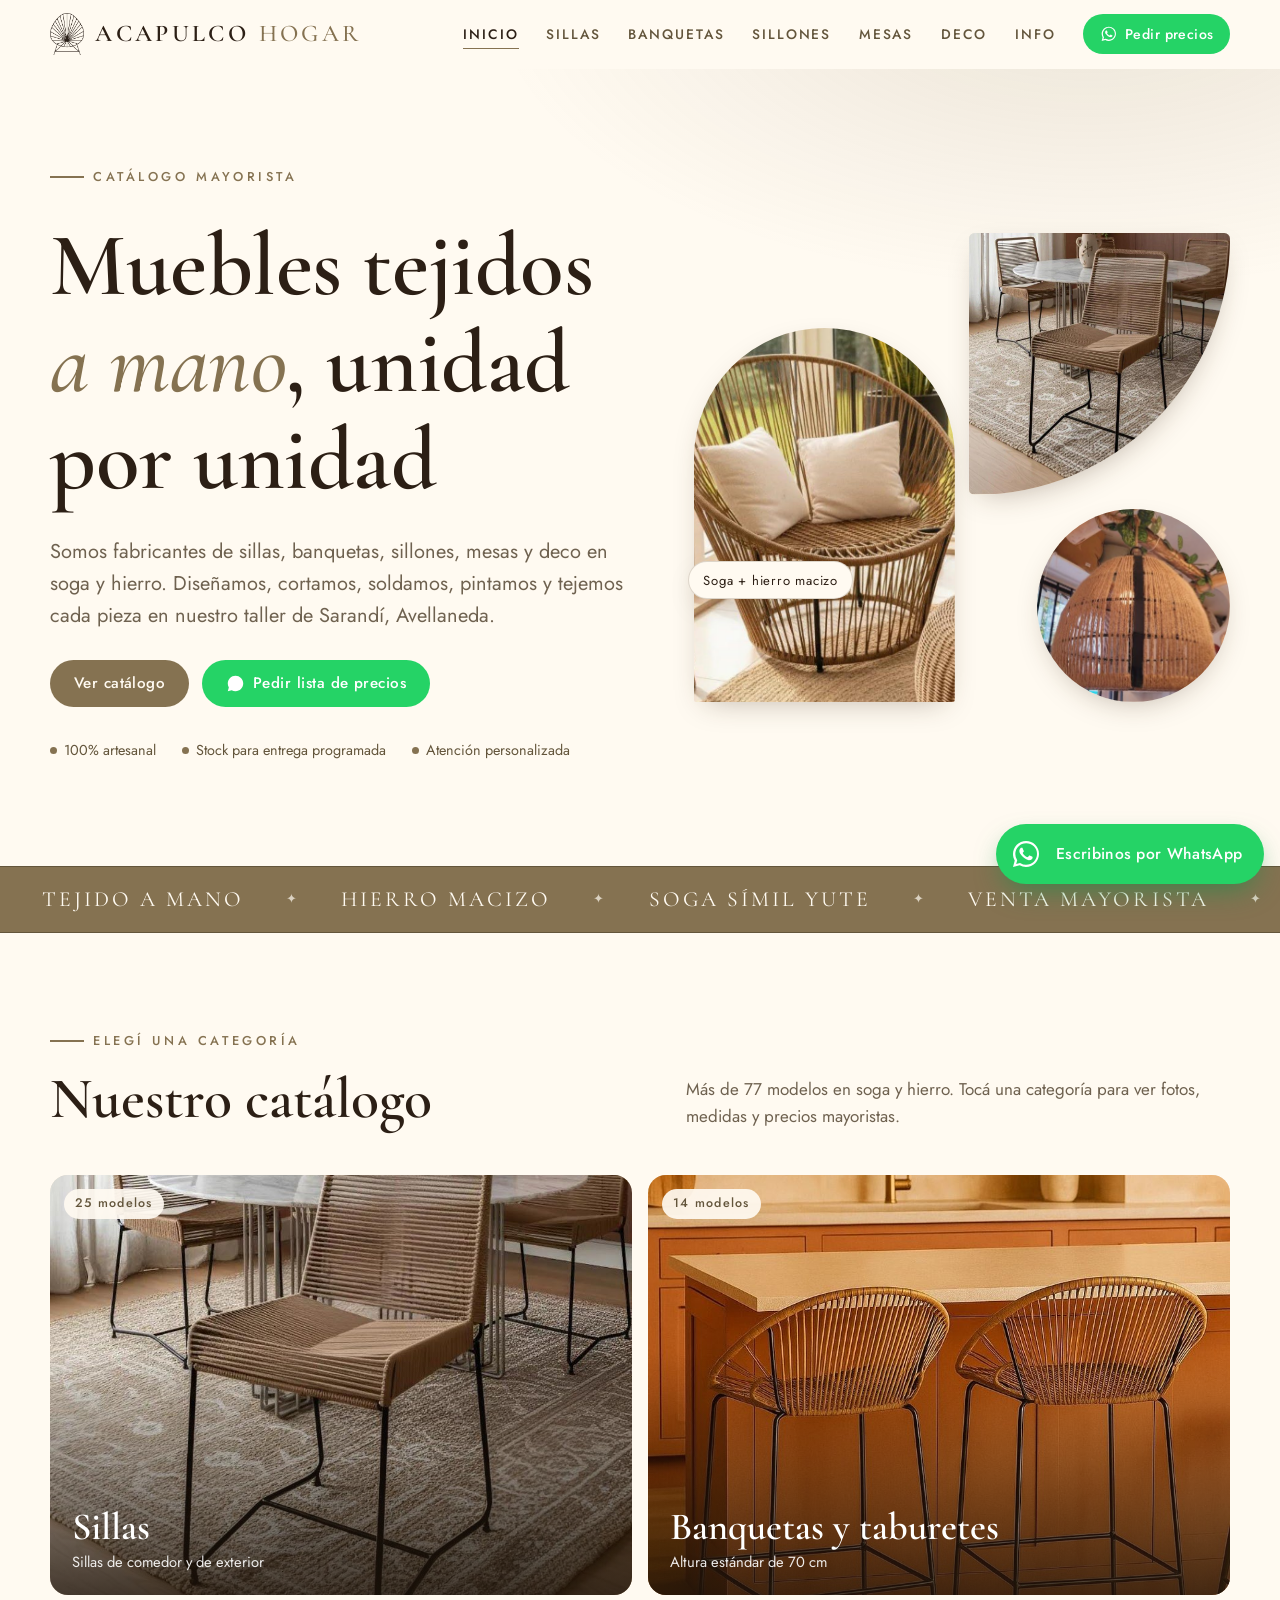
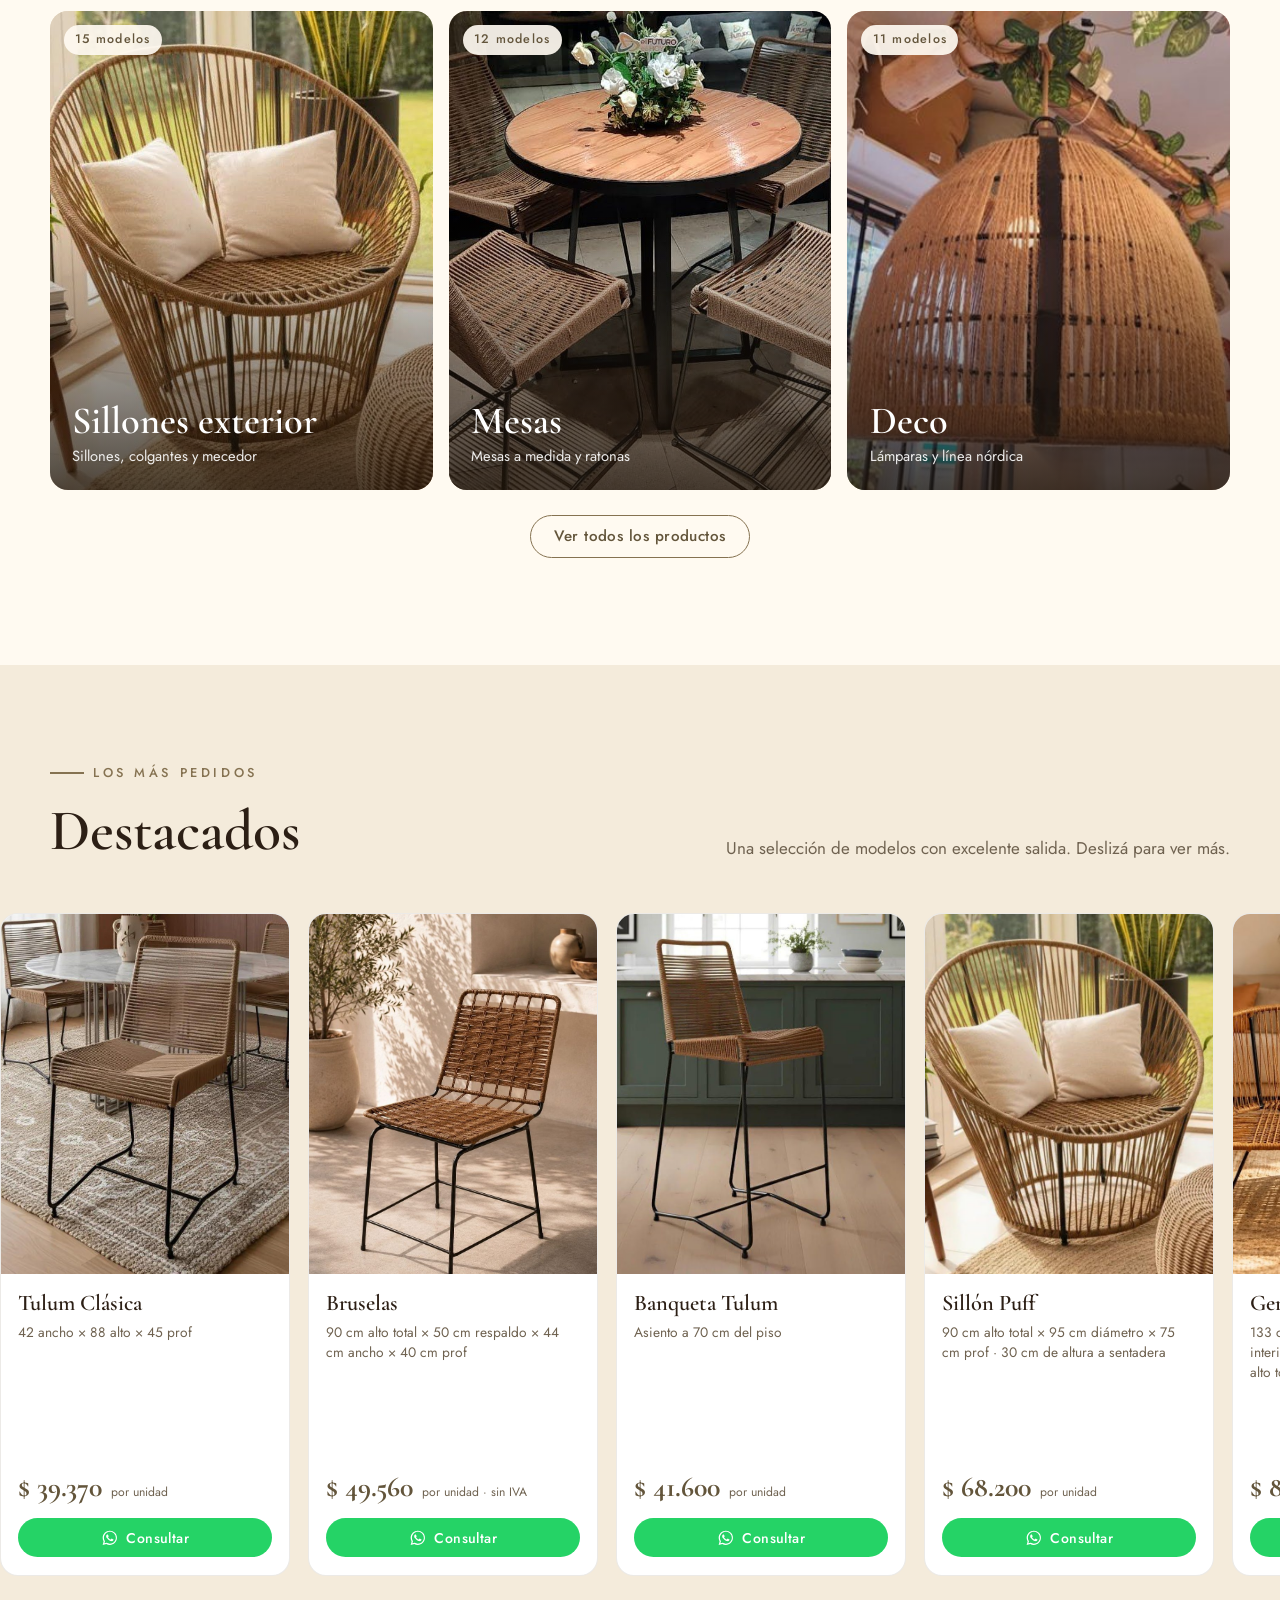
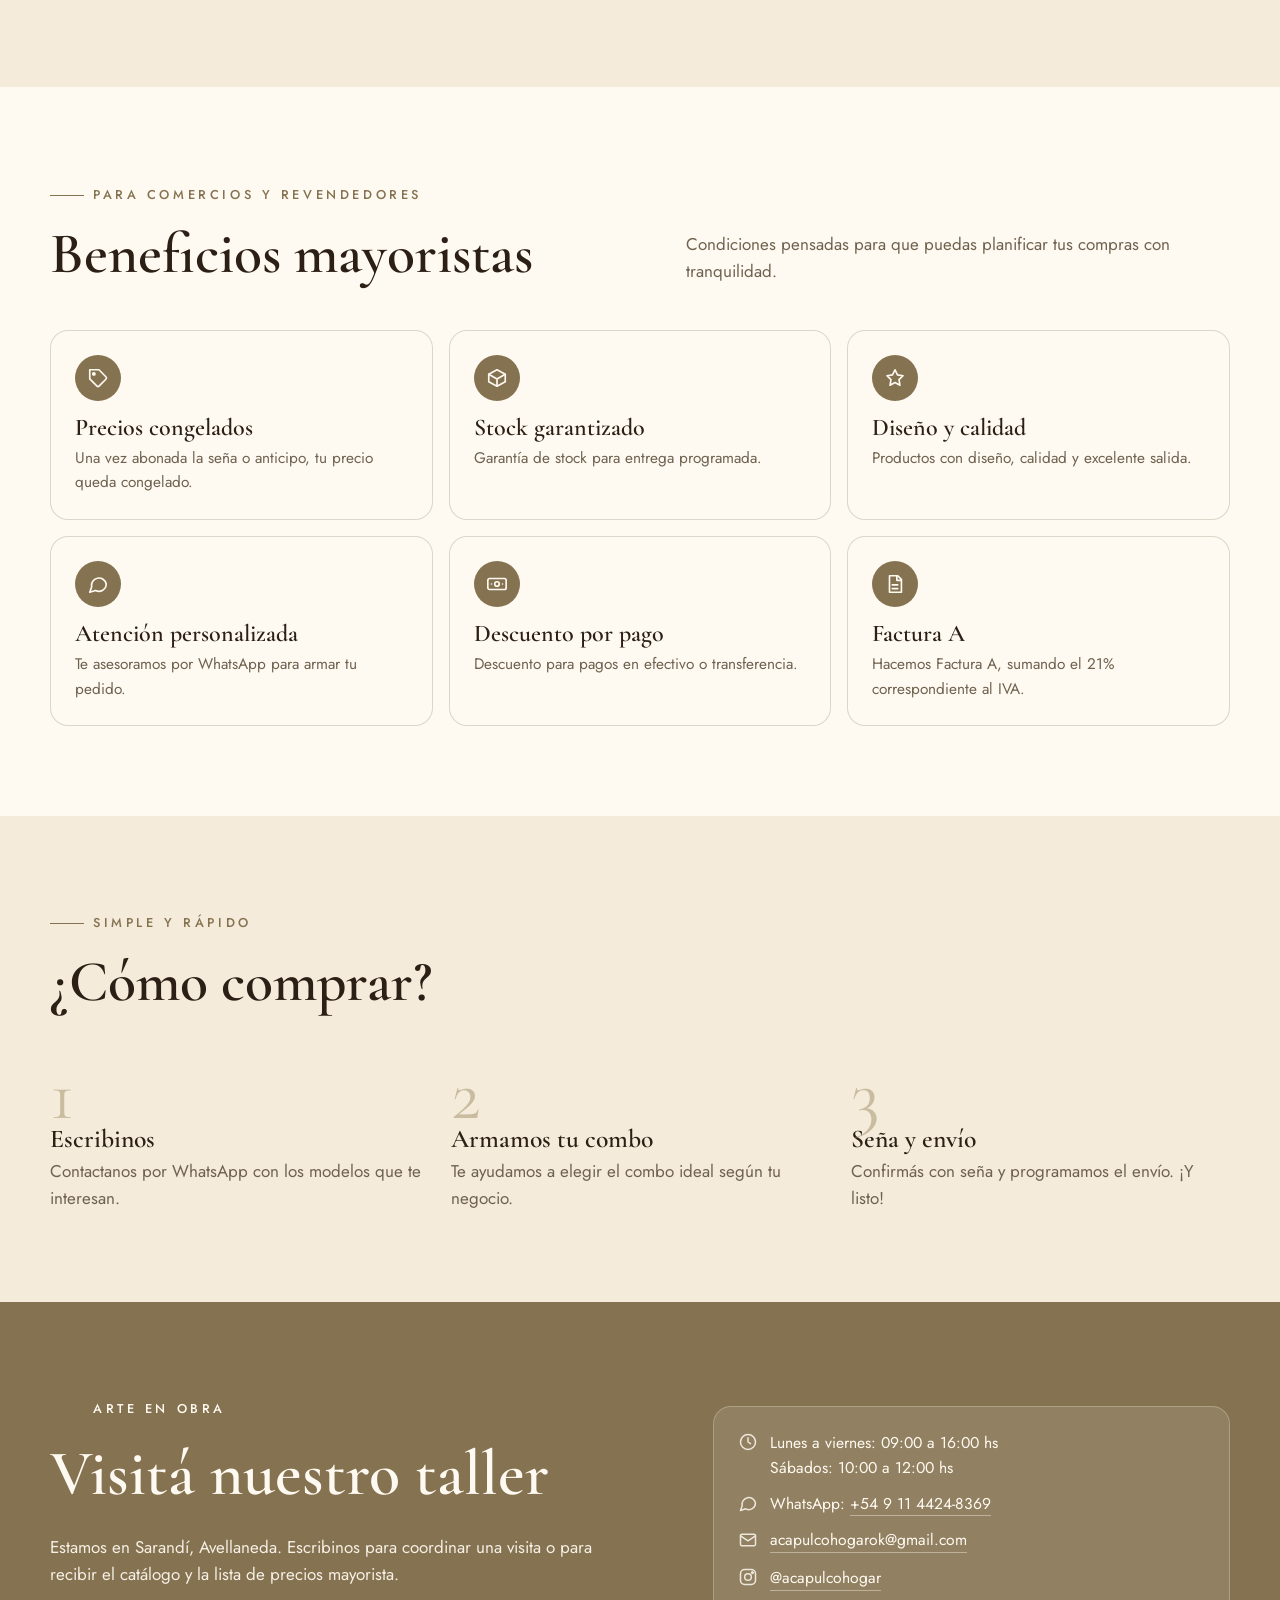
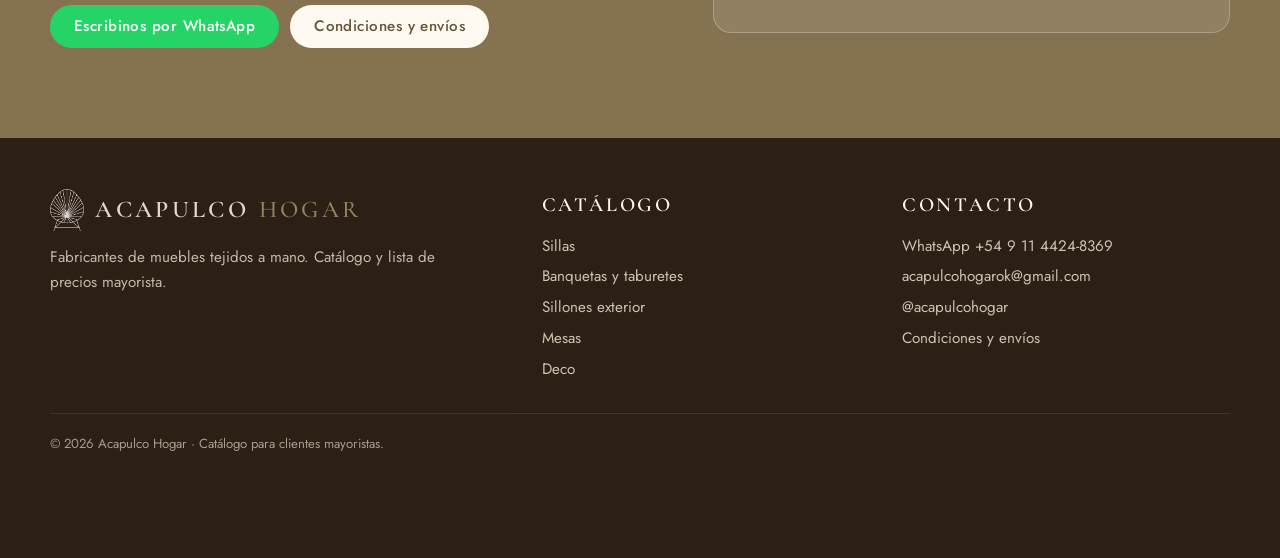
<file: index.html>
<!DOCTYPE html>
<html lang="es">
<head>
  <meta charset="utf-8">
  <meta name="viewport" content="width=device-width, initial-scale=1">
  <title>Acapulco Hogar · Muebles tejidos a mano · Catálogo mayorista</title>
  <meta name="description" content="Fabricantes de muebles tejidos a mano. Catálogo y lista de precios mayorista de sillas, banquetas, sillones, mesas y deco.">
  <!-- Catálogo privado: pedimos a Google y otros buscadores que no lo indexen -->
  <meta name="robots" content="noindex, nofollow, noarchive">
  <meta name="theme-color" content="#fffaf1">
  <link rel="icon" type="image/png" sizes="32x32" href="assets/img/favicon-32.png">
  <link rel="apple-touch-icon" href="assets/img/favicon.png">
  <link rel="preconnect" href="https://fonts.googleapis.com">
  <link rel="preconnect" href="https://fonts.gstatic.com" crossorigin>
  <link href="https://fonts.googleapis.com/css2?family=Cormorant+Garamond:ital,wght@0,500;0,600;0,700;1,500;1,600&family=Jost:wght@400;500;600&display=swap" rel="stylesheet">
  <link rel="stylesheet" href="assets/css/styles.css">
</head>
<body data-page="home">
<main>

  <!-- ===== INICIO / PORTADA ===== -->
  <section class="hero">
    <div class="wrap hero-in">
      <div>
        <span class="eyebrow t" style="--n:0">Catálogo mayorista</span>
        <h1 class="t" style="--n:1">Muebles tejidos <em>a mano</em>, unidad por unidad</h1>
        <p class="lead t" style="--n:2">Somos fabricantes de sillas, banquetas, sillones, mesas y deco en soga y hierro. Diseñamos, cortamos, soldamos, pintamos y tejemos cada pieza en nuestro taller de Sarandí, Avellaneda.</p>
        <div class="hero-cta t" style="--n:3">
          <a class="btn btn-olive" href="#categorias">Ver catálogo</a>
          <a class="btn btn-wa" data-wa data-msg="Hola! Quiero recibir la lista de precios mayorista de Acapulco Hogar.">
            <svg viewBox="0 0 32 32" fill="currentColor" aria-hidden="true"><path d="M16.02 3C8.83 3 3 8.83 3 16.02c0 2.3.6 4.55 1.75 6.53L3 29l6.62-1.73a13 13 0 0 0 6.4 1.63h.01C23.2 28.9 29 23.07 29 15.9 29 12.45 27.65 9.2 25.2 6.77A12.9 12.9 0 0 0 16.02 3Zm5.95 15.6c-.33-.16-1.93-.95-2.23-1.06-.3-.1-.52-.16-.74.17-.22.32-.85 1.06-1.04 1.28-.19.22-.38.24-.7.08-.33-.16-1.38-.51-2.63-1.62a9.9 9.9 0 0 1-1.82-2.26c-.19-.33-.02-.5.14-.66.15-.14.33-.38.5-.57.16-.19.22-.33.33-.54.1-.22.05-.4-.03-.57-.08-.16-.74-1.78-1.01-2.44-.27-.64-.54-.55-.74-.56h-.63c-.22 0-.57.08-.87.4-.3.33-1.14 1.11-1.14 2.72s1.17 3.15 1.33 3.37c.16.22 2.3 3.51 5.57 4.92.78.34 1.39.54 1.86.69.78.25 1.5.21 2.06.13.63-.09 1.93-.79 2.2-1.55.27-.76.27-1.41.19-1.55-.08-.14-.3-.22-.63-.38Z"/></svg>
            Pedir lista de precios
          </a>
        </div>
        <ul class="hero-badges t" style="--n:4">
          <li>100% artesanal</li>
          <li>Stock para entrega programada</li>
          <li>Atención personalizada</li>
        </ul>
      </div>

      <!-- Para cambiar las fotos de la portada, reemplazá los nombres de archivo de abajo (están en assets/img) -->
      <div class="mosaic" aria-hidden="true">
        <figure class="m1"><img src="assets/img/sillones-exterior-02.jpg" alt=""></figure>
        <figure class="m2"><img src="assets/img/sillas-02.jpg" alt=""></figure>
        <figure class="m3"><img src="assets/img/deco-05.jpg" alt=""></figure>
        <span class="mosaic-tag">Soga + hierro macizo</span>
      </div>
    </div>
  </section>

  <!-- ===== CINTA ANIMADA ===== -->
  <div class="marquee" aria-hidden="true">
    <div class="marquee-track">
      <span>Tejido a mano</span><span>Hierro macizo</span><span>Soga símil yute</span><span>Venta mayorista</span><span>Sillas</span><span>Banquetas</span><span>Sillones</span><span>Mesas</span><span>Deco</span>
      <span>Tejido a mano</span><span>Hierro macizo</span><span>Soga símil yute</span><span>Venta mayorista</span><span>Sillas</span><span>Banquetas</span><span>Sillones</span><span>Mesas</span><span>Deco</span>
    </div>
  </div>

  <!-- ===== CATEGORÍAS (se arman solas desde data/data.js) ===== -->
  <section class="section" id="categorias">
    <div class="wrap">
      <div class="section-head reveal">
        <div><span class="eyebrow">Elegí una categoría</span><h2>Nuestro catálogo</h2></div>
        <p>Más de <span data-count>60</span> modelos en soga y hierro. Tocá una categoría para ver fotos, medidas y precios mayoristas.</p>
      </div>
      <div class="cats" id="cats"></div>
      <p style="text-align:center;margin-top:1.6rem"><a class="btn btn-line" href="catalogo.html?c=todo">Ver todos los productos</a></p>
    </div>
  </section>

  <!-- ===== DESTACADOS (productos con featured:true en data/data.js) ===== -->
  <section class="section bg-sand">
    <div class="wrap">
      <div class="section-head reveal">
        <div><span class="eyebrow">Los más pedidos</span><h2>Destacados</h2></div>
        <p>Una selección de modelos con excelente salida. Deslizá para ver más.</p>
      </div>
    </div>
    <div class="wrap"><div class="rail" id="featured"></div></div>
  </section>

  <!-- ===== BENEFICIOS ===== -->
  <section class="section">
    <div class="wrap">
      <div class="section-head reveal">
        <div><span class="eyebrow">Para comercios y revendedores</span><h2>Beneficios mayoristas</h2></div>
        <p>Condiciones pensadas para que puedas planificar tus compras con tranquilidad.</p>
      </div>
      <div class="benefits">
        <div class="benefit reveal" style="--d:0"><div class="ic"><svg viewBox="0 0 24 24" fill="none" stroke="currentColor" stroke-width="1.8" stroke-linecap="round" stroke-linejoin="round"><path d="M20.6 13.4 13.4 20.6a2 2 0 0 1-2.8 0L3 13V3h10l7.6 7.6a2 2 0 0 1 0 2.8Z"/><circle cx="7.5" cy="7.5" r="1.2" fill="currentColor"/></svg></div><h3>Precios congelados</h3><p>Una vez abonada la seña o anticipo, tu precio queda congelado.</p></div>
        <div class="benefit reveal" style="--d:1"><div class="ic"><svg viewBox="0 0 24 24" fill="none" stroke="currentColor" stroke-width="1.8" stroke-linecap="round" stroke-linejoin="round"><path d="M21 8 12 3 3 8v8l9 5 9-5V8Z"/><path d="m3 8 9 5 9-5M12 13v8"/></svg></div><h3>Stock garantizado</h3><p>Garantía de stock para entrega programada.</p></div>
        <div class="benefit reveal" style="--d:2"><div class="ic"><svg viewBox="0 0 24 24" fill="none" stroke="currentColor" stroke-width="1.8" stroke-linecap="round" stroke-linejoin="round"><path d="m12 3 2.7 5.6 6.1.9-4.4 4.3 1 6.1L12 17l-5.4 2.9 1-6.1L3.2 9.5l6.1-.9L12 3Z"/></svg></div><h3>Diseño y calidad</h3><p>Productos con diseño, calidad y excelente salida.</p></div>
        <div class="benefit reveal" style="--d:0"><div class="ic"><svg viewBox="0 0 24 24" fill="none" stroke="currentColor" stroke-width="1.8" stroke-linecap="round" stroke-linejoin="round"><path d="M21 12a8 8 0 0 1-11.7 7L3 21l2-5.6A8 8 0 1 1 21 12Z"/></svg></div><h3>Atención personalizada</h3><p>Te asesoramos por WhatsApp para armar tu pedido.</p></div>
        <div class="benefit reveal" style="--d:1"><div class="ic"><svg viewBox="0 0 24 24" fill="none" stroke="currentColor" stroke-width="1.8" stroke-linecap="round" stroke-linejoin="round"><rect x="2" y="6" width="20" height="12" rx="2"/><circle cx="12" cy="12" r="2.5"/><path d="M6 12h.01M18 12h.01"/></svg></div><h3>Descuento por pago</h3><p>Descuento para pagos en efectivo o transferencia.</p></div>
        <div class="benefit reveal" style="--d:2"><div class="ic"><svg viewBox="0 0 24 24" fill="none" stroke="currentColor" stroke-width="1.8" stroke-linecap="round" stroke-linejoin="round"><path d="M6 3h9l4 4v14H6V3Z"/><path d="M14 3v5h5M9 13h6M9 17h6"/></svg></div><h3>Factura A</h3><p>Hacemos Factura A, sumando el 21% correspondiente al IVA.</p></div>
      </div>
    </div>
  </section>

  <!-- ===== CÓMO COMPRAR ===== -->
  <section class="section bg-sand">
    <div class="wrap">
      <div class="section-head reveal"><div><span class="eyebrow">Simple y rápido</span><h2>¿Cómo comprar?</h2></div></div>
      <ol class="steps">
        <li class="reveal" style="--d:0"><h3>Escribinos</h3><p>Contactanos por WhatsApp con los modelos que te interesan.</p></li>
        <li class="reveal" style="--d:1"><h3>Armamos tu combo</h3><p>Te ayudamos a elegir el combo ideal según tu negocio.</p></li>
        <li class="reveal" style="--d:2"><h3>Seña y envío</h3><p>Confirmás con seña y programamos el envío. ¡Y listo!</p></li>
      </ol>
    </div>
  </section>

  <!-- ===== CONTACTO / TALLER ===== -->
  <section class="section bg-olive">
    <div class="wrap contact-band">
      <div class="reveal">
        <span class="eyebrow" style="color:var(--cream)">Arte en obra</span>
        <h2 style="margin:.3em 0 .4em">Visitá nuestro taller</h2>
        <p>Estamos en Sarandí, Avellaneda. Escribinos para coordinar una visita o para recibir el catálogo y la lista de precios mayorista.</p>
        <div class="contact-actions">
          <a class="btn btn-wa" data-wa data-msg="Hola! Quiero coordinar una visita / recibir la lista de precios mayorista.">Escribinos por WhatsApp</a>
          <a class="btn btn-cream" href="info.html">Condiciones y envíos</a>
        </div>
      </div>
      <div class="contact-card reveal" style="--d:2">
        <ul>
          <li><svg viewBox="0 0 24 24" fill="none" stroke="currentColor" stroke-width="1.8" stroke-linecap="round" stroke-linejoin="round"><circle cx="12" cy="12" r="9"/><path d="M12 7v5l3 2"/></svg><span data-hours></span></li>
          <li><svg viewBox="0 0 24 24" fill="none" stroke="currentColor" stroke-width="1.8" stroke-linecap="round" stroke-linejoin="round"><path d="M21 12a8 8 0 0 1-11.7 7L3 21l2-5.6A8 8 0 1 1 21 12Z"/></svg><span>WhatsApp: <a data-wa data-tel></a></span></li>
          <li><svg viewBox="0 0 24 24" fill="none" stroke="currentColor" stroke-width="1.8" stroke-linecap="round" stroke-linejoin="round"><rect x="3" y="5" width="18" height="14" rx="2"/><path d="m3 7 9 6 9-6"/></svg><a data-email></a></li>
          <li><svg viewBox="0 0 24 24" fill="none" stroke="currentColor" stroke-width="1.8"><rect x="3" y="3" width="18" height="18" rx="5"/><circle cx="12" cy="12" r="4"/><circle cx="17.3" cy="6.7" r="1" fill="currentColor"/></svg><a data-ig></a></li>
        </ul>
      </div>
    </div>
  </section>

</main>
<script src="data/data.js"></script>
<script src="assets/js/app.js"></script>
</body>
</html>
</file>
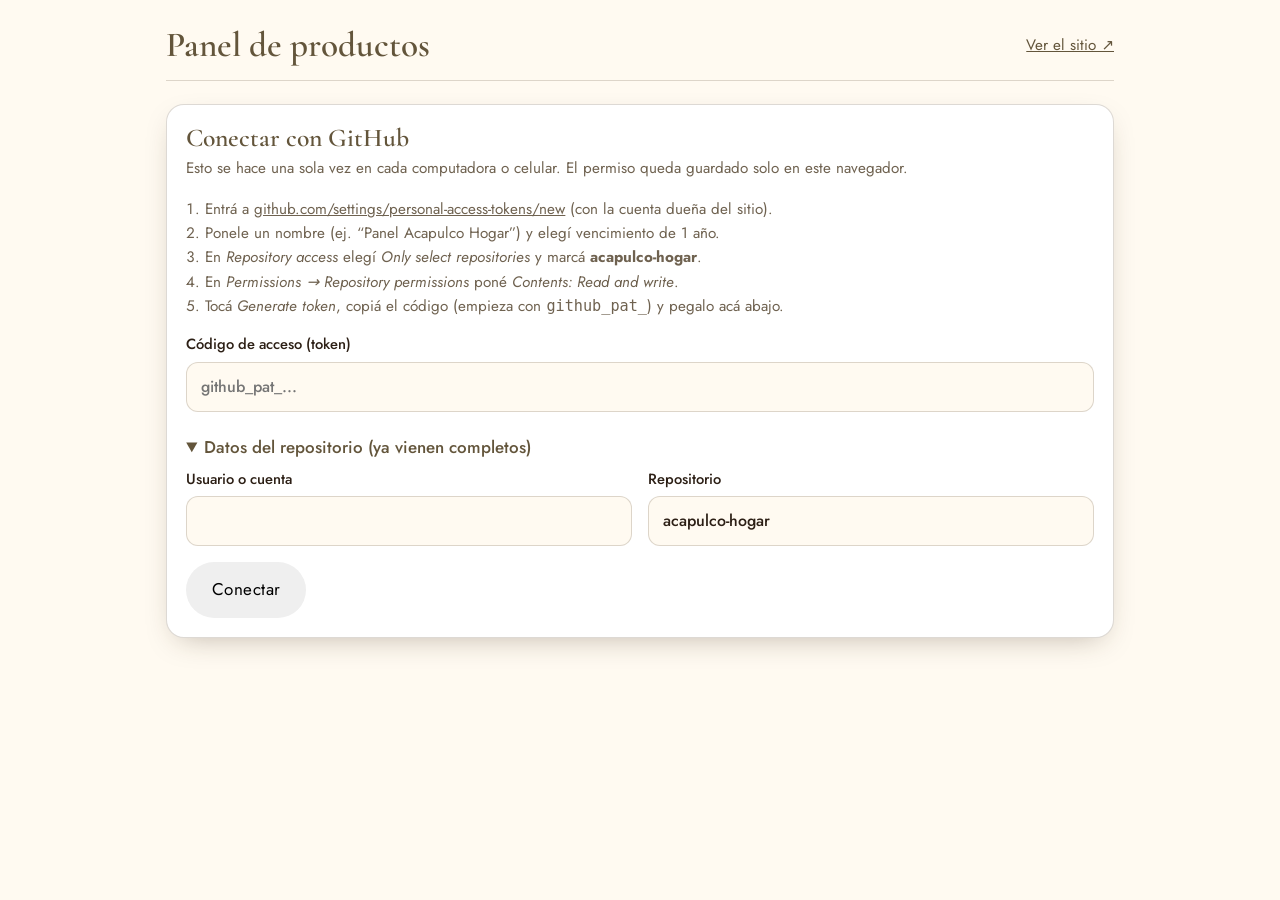
<file: admin.html>
<!DOCTYPE html>
<html lang="es">
<head>
  <meta charset="utf-8">
  <meta name="viewport" content="width=device-width, initial-scale=1">
  <title>Panel de productos · Acapulco Hogar</title>
  <meta name="robots" content="noindex, nofollow, noarchive">
  <meta name="theme-color" content="#fffaf1">
  <link rel="icon" type="image/png" sizes="32x32" href="assets/img/favicon-32.png">
  <link rel="preconnect" href="https://fonts.googleapis.com">
  <link rel="preconnect" href="https://fonts.gstatic.com" crossorigin>
  <link href="https://fonts.googleapis.com/css2?family=Cormorant+Garamond:ital,wght@0,500;0,600;0,700;1,500&family=Jost:wght@400;500;600&display=swap" rel="stylesheet">
  <link rel="stylesheet" href="assets/css/styles.css">
  <style>
    .adm{max-width:980px;margin:0 auto;padding:1.2rem 1rem 4rem}
    .adm-top{display:flex;align-items:center;justify-content:space-between;gap:1rem;flex-wrap:wrap;padding:.4rem 0 1rem;border-bottom:1px solid var(--line);margin-bottom:1.4rem}
    .adm-top h1{font-family:var(--font-display);font-size:clamp(1.6rem,5vw,2.2rem);margin:0;font-weight:600;color:var(--olive-d);line-height:1.1}
    .adm-top a{color:var(--olive-d);font-size:.95rem}
    .box{background:#fff;border:1px solid var(--line);border-radius:var(--radius);padding:1.2rem;box-shadow:var(--shadow);margin-bottom:1.6rem}
    .box h2{font-family:var(--font-display);font-size:1.6rem;margin:0 0 .3rem;color:var(--olive-d);font-weight:600}
    .box p.help{margin:.2rem 0 1rem;color:var(--muted);font-size:.95rem}
    .box ol{padding-left:1.2rem;color:var(--muted);font-size:.95rem;line-height:1.6}
    .grid{display:grid;grid-template-columns:1fr 1fr;gap:1rem}
    .grid .full{grid-column:1/-1}
    @media (max-width:640px){.grid{grid-template-columns:1fr}}
    label.f{display:block;font-weight:500;font-size:.92rem;color:var(--ink)}
    label.f small{font-weight:400;color:var(--muted)}
    .f input[type=text],.f input[type=password],.f input[type=number],.f select,.f textarea{width:100%;margin-top:.3rem;padding:.7rem .85rem;font:inherit;font-size:1rem;color:var(--ink);background:var(--cream);border:1.5px solid var(--line);border-radius:12px;transition:border-color .2s,box-shadow .2s}
    .f textarea{min-height:96px;resize:vertical}
    .f input:focus,.f select:focus,.f textarea:focus{outline:none;border-color:var(--olive);box-shadow:0 0 0 3px rgba(133,114,81,.18)}
    .chk{display:flex;align-items:center;gap:.55rem;font-size:.95rem;cursor:pointer}
    .chk input{width:18px;height:18px;accent-color:var(--olive)}
    .drop{display:flex;align-items:center;gap:1rem;flex-wrap:wrap;border:2px dashed var(--olive-l);border-radius:14px;padding:1rem;background:var(--cream);cursor:pointer;transition:background .2s,border-color .2s}
    .drop:hover,.drop.over{background:var(--sand);border-color:var(--olive)}
    .drop img{width:110px;height:110px;object-fit:cover;border-radius:12px;display:none}
    .drop img.on{display:block}
    .drop span{color:var(--muted);font-size:.95rem}
    .drop input{display:none}
    .row{display:flex;gap:.7rem;flex-wrap:wrap;align-items:center;margin-top:1.1rem}
    .btn-s{border:0;font:inherit;cursor:pointer}
    .btn.ghost{background:transparent;color:var(--olive-d);border:1.5px solid var(--olive-l)}
    .btn[disabled]{opacity:.55;cursor:wait}
    .msg{margin-top:1rem;padding:.8rem 1rem;border-radius:12px;font-size:.95rem;display:none}
    .msg.on{display:block}
    .msg.ok{background:#e6f5ea;color:#1c5a2c;border:1px solid #b9e0c3}
    .msg.err{background:#fde8e6;color:#8a2a1f;border:1px solid #f3c1bb}
    .msg.info{background:var(--sand);color:var(--olive-d);border:1px solid var(--line)}
    .list{display:grid;gap:.6rem;margin-top:1rem}
    .it{display:grid;grid-template-columns:56px 1fr auto;gap:.8rem;align-items:center;padding:.5rem;border:1px solid var(--line);border-radius:14px;background:var(--cream)}
    .it img{width:56px;height:56px;object-fit:cover;border-radius:10px;background:var(--sand)}
    .it b{display:block;font-weight:500;line-height:1.25}
    .it small{color:var(--muted)}
    .it .acts{display:flex;gap:.4rem}
    .it .acts button{padding:.45rem .8rem;border-radius:999px;border:1.5px solid var(--olive-l);background:#fff;color:var(--olive-d);font:inherit;font-size:.85rem;cursor:pointer}
    .it .acts button.del{border-color:#d9a29b;color:#9a3327}
    .catlbl{margin:1.2rem 0 .1rem;font-family:var(--font-display);font-size:1.25rem;color:var(--olive-d)}
    .editing{border-color:var(--olive)!important;box-shadow:0 0 0 3px rgba(133,114,81,.2),var(--shadow)}
    .tokline{display:flex;gap:.6rem;align-items:center;flex-wrap:wrap;color:var(--muted);font-size:.9rem}
    details summary{cursor:pointer;color:var(--olive-d);font-weight:500;margin:.4rem 0}
    [hidden]{display:none!important}
  </style>
</head>
<body>
<div class="adm">
  <div class="adm-top">
    <h1>Panel de productos</h1>
    <div class="tokline">
      <a href="index.html" target="_blank" rel="noopener">Ver el sitio ↗</a>
      <a href="#" id="logout" hidden>Cerrar sesión</a>
    </div>
  </div>

  <!-- 1) Conexión (solo la primera vez) -->
  <section class="box" id="setup" hidden>
    <h2>Conectar con GitHub</h2>
    <p class="help">Esto se hace una sola vez en cada computadora o celular. El permiso queda guardado solo en este navegador.</p>
    <ol>
      <li>Entrá a <a href="https://github.com/settings/personal-access-tokens/new" target="_blank" rel="noopener">github.com/settings/personal-access-tokens/new</a> (con la cuenta dueña del sitio).</li>
      <li>Ponele un nombre (ej. “Panel Acapulco Hogar”) y elegí vencimiento de 1 año.</li>
      <li>En <em>Repository access</em> elegí <em>Only select repositories</em> y marcá <strong id="repoName">acapulco-hogar</strong>.</li>
      <li>En <em>Permissions → Repository permissions</em> poné <em>Contents: Read and write</em>.</li>
      <li>Tocá <em>Generate token</em>, copiá el código (empieza con <code>github_pat_</code>) y pegalo acá abajo.</li>
    </ol>
    <form id="setupForm" class="grid" autocomplete="off">
      <label class="f full">Código de acceso (token)
        <input type="password" id="tok" placeholder="github_pat_..." required autocomplete="off">
      </label>
      <details class="full">
        <summary>Datos del repositorio (ya vienen completos)</summary>
        <div class="grid">
          <label class="f">Usuario o cuenta <input type="text" id="own" required></label>
          <label class="f">Repositorio <input type="text" id="rep" required></label>
        </div>
      </details>
      <div class="full row" style="margin-top:0">
        <button class="btn btn-s" id="setupBtn" type="submit">Conectar</button>
      </div>
    </form>
    <div class="msg" id="setupMsg"></div>
  </section>

  <!-- 2) Formulario -->
  <section class="box" id="formBox" hidden>
    <h2 id="formTitle">Agregar un producto</h2>
    <p class="help" id="formHelp">Completá los datos y subí una foto. En 1 o 2 minutos aparece en el catálogo.</p>
    <form id="pf" class="grid" autocomplete="off">
      <label class="f">Categoría
        <select id="cat" required></select>
      </label>
      <label class="f" id="secWrap">Sección
        <select id="sec"></select>
      </label>
      <label class="f full">Título del producto
        <input type="text" id="name" maxlength="90" placeholder="Ej: Silla Tulum Clásica" required>
      </label>
      <label class="f full">Descripción <small>(opcional)</small>
        <textarea id="desc" maxlength="500" placeholder="Ej: Tejida a mano en soga símil yute, estructura de hierro pintada al horno."></textarea>
      </label>
      <label class="f">Precio por unidad <small>(en pesos, sin puntos)</small>
        <input type="number" id="price" min="0" step="1" inputmode="numeric" placeholder="Ej: 39370">
      </label>
      <label class="f">O texto en lugar del precio
        <input type="text" id="ptext" maxlength="60" placeholder="Ej: A medida · consultar">
      </label>
      <div class="full">
        <div class="drop" id="drop" tabindex="0" role="button" aria-label="Elegir foto">
          <img id="prev" alt="">
          <span id="dropTxt"><strong>Tocá para elegir la foto</strong><br>o arrastrala hasta acá (JPG, PNG o foto del celular)</span>
          <input type="file" id="file" accept="image/*">
        </div>
      </div>
      <details class="full">
        <summary>Más opciones</summary>
        <div class="grid" style="margin-top:.6rem">
          <label class="f full">Medidas <small>(opcional)</small>
            <input type="text" id="dims" maxlength="120" placeholder="Ej: 42 ancho × 88 alto × 45 prof">
          </label>
          <label class="chk"><input type="checkbox" id="sinIva"> El precio es sin IVA</label>
          <label class="chk"><input type="checkbox" id="featured"> Mostrar en el inicio (destacado)</label>
        </div>
      </details>
      <div class="full">
        <div class="row" style="margin-top:0">
          <button class="btn btn-s" type="submit" id="saveBtn">Publicar producto</button>
          <button class="btn ghost btn-s" type="button" id="cancelEdit" hidden>Cancelar edición</button>
        </div>
        <div class="msg" id="msg"></div>
      </div>
    </form>
  </section>

  <!-- 3) Listado -->
  <section class="box" id="listBox" hidden>
    <h2>Productos cargados</h2>
    <p class="help">Tocá “Editar” para cambiar precio, texto o foto, o “Eliminar” para sacarlo del catálogo.</p>
    <label class="f"><input type="text" id="q" placeholder="Buscar por nombre..."></label>
    <div id="list"></div>
    <div class="msg" id="listMsg"></div>
  </section>
</div>

<script>
(function () {
  'use strict';
  var $ = function (s) { return document.querySelector(s); };
  var LS = 'ah_admin_v1';
  var DATA_PATH = 'data/data.js';
  var IMG_DIR = 'assets/img/';
  var cfg = { owner: '', repo: '', branch: 'main', token: '' };
  var D = null;            // datos actuales del catálogo
  var editingId = null;
  var photo = null;        // { base64, url } de la foto nueva elegida

  /* ---------- utilidades ---------- */
  function lsGet() { try { return JSON.parse(localStorage.getItem(LS) || 'null'); } catch (e) { return null; } }
  function lsSet(v) { try { localStorage.setItem(LS, JSON.stringify(v)); } catch (e) {} }
  function lsDel() { try { localStorage.removeItem(LS); } catch (e) {} }
  function slug(s) {
    return String(s).normalize('NFD').replace(/[̀-ͯ]/g, '').toLowerCase()
      .replace(/[^a-z0-9]+/g, '-').replace(/^-+|-+$/g, '').slice(0, 60) || 'producto';
  }
  function money(n) { return '$' + Number(n).toLocaleString('es-AR'); }
  function esc(s) { return String(s).replace(/[&<>"']/g, function (c) { return { '&': '&amp;', '<': '&lt;', '>': '&gt;', '"': '&quot;', "'": '&#39;' }[c]; }); }
  function show(el, type, text) { el.className = 'msg on ' + type; el.textContent = text; }
  function hide(el) { el.className = 'msg'; el.textContent = ''; }

  function guessRepo() {
    var h = location.hostname, m = h.match(/^(.+)\.github\.io$/);
    if (m) return { owner: m[1], repo: location.pathname.split('/').filter(Boolean)[0] || (m[1] + '.github.io') };
    return { owner: '', repo: 'acapulco-hogar' };
  }

  /* ---------- API de GitHub ---------- */
  function gh(path, opts) {
    opts = opts || {};
    var headers = { Accept: 'application/vnd.github+json', Authorization: 'Bearer ' + cfg.token, 'X-GitHub-Api-Version': '2022-11-28' };
    if (opts.body) headers['Content-Type'] = 'application/json';
    return fetch('https://api.github.com/repos/' + cfg.owner + '/' + cfg.repo + path, {
      method: opts.method || 'GET', headers: headers, body: opts.body ? JSON.stringify(opts.body) : undefined, cache: 'no-store'
    }).then(function (r) {
      if (!r.ok) {
        return r.text().then(function (t) { var e = new Error('GitHub ' + r.status); e.status = r.status; e.body = t; throw e; });
      }
      return r.json();
    });
  }
  function friendly(e) {
    if (e && e.status === 401) return 'El código de acceso no es válido o venció. Cerrá sesión y volvé a conectar.';
    if (e && e.status === 403) return 'GitHub rechazó el permiso. Revisá que el token tenga “Contents: Read and write” sobre este repositorio.';
    if (e && e.status === 404) return 'No se encontró el repositorio o el token no tiene acceso a él.';
    if (e && e.status === 422) return 'GitHub no pudo aplicar el cambio (puede que alguien más haya guardado al mismo tiempo). Probá de nuevo.';
    if (e && e.message && /Failed to fetch|NetworkError/.test(e.message)) return 'No hay conexión con GitHub. Revisá tu internet e intentá de nuevo.';
    return 'Ocurrió un error: ' + (e && e.message ? e.message : e);
  }

  function b64ToUtf8(b64) {
    var bin = atob(b64.replace(/\s/g, '')), bytes = new Uint8Array(bin.length);
    for (var i = 0; i < bin.length; i++) bytes[i] = bin.charCodeAt(i);
    return new TextDecoder('utf-8').decode(bytes);
  }

  function loadData() {
    return gh('/contents/' + DATA_PATH + '?ref=' + encodeURIComponent(cfg.branch)).then(function (f) {
      var txt = b64ToUtf8(f.content);
      var w = {};
      new Function('window', txt)(w);
      if (!w.AH_DATA || !w.AH_DATA.products) throw new Error('No se pudo leer data/data.js');
      return w.AH_DATA;
    });
  }

  /* ---------- serializar data.js (mismo formato legible que el original) ---------- */
  function serialize(d) {
    var j = function (x) { return JSON.stringify(x); };
    var out = '/* Datos del catálogo de Acapulco Hogar. Editá acá precios, nombres y textos. */\n';
    out += 'window.AH_DATA = {\n';
    out += '  contact: ' + JSON.stringify(d.contact, null, 4).replace(/\n/g, '\n  ') + ',\n';
    out += '  standardMaterials: ' + j(d.standardMaterials) + ',\n';
    out += '  categories: [\n' + d.categories.map(function (c) { return '    ' + j(c); }).join(',\n') + '\n  ],\n';
    out += '  sections: {\n' + Object.keys(d.sections).map(function (k) { return '    ' + j(k) + ': ' + j(d.sections[k]); }).join(',\n') + '\n  },\n';
    out += '  products: [\n' + d.products.map(function (p) { return '    ' + j(p); }).join(',\n') + '\n  ]\n};\n';
    return out;
  }

  /* ---------- commit atómico (foto + data.js en un solo cambio) ---------- */
  function commit(message, dataText, imgPath, imgB64) {
    var b = encodeURIComponent(cfg.branch), parent, baseTree;
    return gh('/git/ref/heads/' + b).then(function (ref) {
      parent = ref.object.sha;
      return gh('/git/commits/' + parent);
    }).then(function (c) {
      baseTree = c.tree.sha;
      var jobs = [gh('/git/blobs', { method: 'POST', body: { content: dataText, encoding: 'utf-8' } })];
      if (imgB64) jobs.push(gh('/git/blobs', { method: 'POST', body: { content: imgB64, encoding: 'base64' } }));
      return Promise.all(jobs);
    }).then(function (blobs) {
      var tree = [{ path: DATA_PATH, mode: '100644', type: 'blob', sha: blobs[0].sha }];
      if (imgB64) tree.push({ path: IMG_DIR + imgPath, mode: '100644', type: 'blob', sha: blobs[1].sha });
      return gh('/git/trees', { method: 'POST', body: { base_tree: baseTree, tree: tree } });
    }).then(function (t) {
      return gh('/git/commits', { method: 'POST', body: { message: message, tree: t.sha, parents: [parent] } });
    }).then(function (c) {
      return gh('/git/refs/heads/' + b, { method: 'PATCH', body: { sha: c.sha } });
    });
  }

  /* ---------- foto: se achica y comprime en el navegador ---------- */
  function processImage(file) {
    return new Promise(function (resolve, reject) {
      var url = URL.createObjectURL(file), img = new Image();
      img.onload = function () {
        var max = 1400, w = img.naturalWidth, h = img.naturalHeight, s = Math.min(1, max / Math.max(w, h));
        var c = document.createElement('canvas');
        c.width = Math.round(w * s); c.height = Math.round(h * s);
        var x = c.getContext('2d');
        x.fillStyle = '#fff'; x.fillRect(0, 0, c.width, c.height);
        x.drawImage(img, 0, 0, c.width, c.height);
        URL.revokeObjectURL(url);
        var data = c.toDataURL('image/jpeg', 0.84);
        resolve({ url: data, base64: data.split(',')[1] });
      };
      img.onerror = function () { URL.revokeObjectURL(url); reject(new Error('No se pudo leer la imagen. Probá con otra foto (JPG o PNG).')); };
      img.src = url;
    });
  }

  /* ---------- pantalla ---------- */
  function fillCats() {
    $('#cat').innerHTML = D.categories.map(function (c) { return '<option value="' + esc(c.id) + '">' + esc(c.title) + '</option>'; }).join('');
    fillSecs();
  }
  function fillSecs(sel) {
    var secs = D.sections[$('#cat').value] || [];
    $('#sec').innerHTML = secs.map(function (s) { return '<option value="' + esc(s.id) + '">' + esc(s.title) + '</option>'; }).join('');
    $('#secWrap').hidden = secs.length < 2;
    if (sel) $('#sec').value = sel;
  }

  function renderList() {
    var q = $('#q').value.trim().toLowerCase(), html = '';
    D.categories.forEach(function (c) {
      var items = D.products.filter(function (p) { return p.cat === c.id && (!q || p.name.toLowerCase().indexOf(q) > -1); });
      if (!items.length) return;
      html += '<div class="catlbl">' + esc(c.title) + ' (' + items.length + ')</div><div class="list">';
      items.forEach(function (p) {
        html += '<div class="it' + (p.id === editingId ? ' editing' : '') + '"><img src="' + IMG_DIR + esc(p.img) + '" alt="" loading="lazy">' +
          '<div><b>' + esc(p.name) + '</b><small>' + (p.price != null ? money(p.price) : esc(p.priceText || 'Consultar precio')) + (p.featured ? ' · destacado' : '') + '</small></div>' +
          '<div class="acts"><button type="button" data-a="edit" data-id="' + esc(p.id) + '">Editar</button><button type="button" class="del" data-a="del" data-id="' + esc(p.id) + '">Eliminar</button></div></div>';
      });
      html += '</div>';
    });
    $('#list').innerHTML = html || '<p class="help">No hay productos que coincidan.</p>';
  }

  function resetForm() {
    editingId = null; photo = null;
    $('#pf').reset(); fillSecs();
    $('#prev').className = ''; $('#prev').removeAttribute('src');
    $('#dropTxt').innerHTML = '<strong>Tocá para elegir la foto</strong><br>o arrastrala hasta acá (JPG, PNG o foto del celular)';
    $('#formTitle').textContent = 'Agregar un producto';
    $('#formHelp').textContent = 'Completá los datos y subí una foto. En 1 o 2 minutos aparece en el catálogo.';
    $('#saveBtn').textContent = 'Publicar producto';
    $('#cancelEdit').hidden = true;
    renderList();
  }

  function startEdit(id) {
    var p = D.products.filter(function (x) { return x.id === id; })[0];
    if (!p) return;
    resetForm();
    editingId = id;
    $('#cat').value = p.cat; fillSecs(p.sec);
    $('#name').value = p.name; $('#desc').value = p.desc || '';
    $('#price').value = p.price != null ? p.price : ''; $('#ptext').value = p.priceText || '';
    $('#dims').value = p.dims || ''; $('#sinIva').checked = !!p.sinIva; $('#featured').checked = !!p.featured;
    $('#prev').src = IMG_DIR + p.img; $('#prev').className = 'on';
    $('#dropTxt').innerHTML = 'Foto actual. <strong>Tocá para cambiarla</strong>';
    $('#formTitle').textContent = 'Editar producto';
    $('#formHelp').textContent = 'Cambiá lo que necesites y guardá. Si no elegís una foto nueva, se mantiene la actual.';
    $('#saveBtn').textContent = 'Guardar cambios';
    $('#cancelEdit').hidden = false;
    if (p.dims || p.sinIva || p.featured) document.querySelector('#pf details').open = true;
    renderList();
    $('#formBox').scrollIntoView({ behavior: 'smooth', block: 'start' });
  }

  function enter() {
    $('#setup').hidden = true;
    $('#formBox').hidden = false; $('#listBox').hidden = false; $('#logout').hidden = false;
    fillCats(); renderList();
  }

  function connect() {
    var m = $('#setupMsg');
    show(m, 'info', 'Conectando…');
    return loadData().then(function (d) {
      D = d; lsSet(cfg); hide(m); enter();
    }).catch(function (e) {
      show(m, 'err', friendly(e));
    });
  }

  /* ---------- eventos ---------- */
  $('#setupForm').addEventListener('submit', function (e) {
    e.preventDefault();
    cfg.token = $('#tok').value.trim(); cfg.owner = $('#own').value.trim(); cfg.repo = $('#rep').value.trim();
    $('#repoName').textContent = cfg.repo;
    connect();
  });
  $('#logout').addEventListener('click', function (e) {
    e.preventDefault();
    if (!confirm('¿Cerrar sesión en este navegador? Vas a tener que pegar el código de acceso otra vez.')) return;
    lsDel(); location.reload();
  });
  $('#cat').addEventListener('change', function () { fillSecs(); });
  $('#q').addEventListener('input', renderList);

  var drop = $('#drop'), file = $('#file');
  drop.addEventListener('click', function () { file.click(); });
  drop.addEventListener('keydown', function (e) { if (e.key === 'Enter' || e.key === ' ') { e.preventDefault(); file.click(); } });
  ['dragenter', 'dragover'].forEach(function (n) { drop.addEventListener(n, function (e) { e.preventDefault(); drop.classList.add('over'); }); });
  ['dragleave', 'drop'].forEach(function (n) { drop.addEventListener(n, function (e) { e.preventDefault(); drop.classList.remove('over'); }); });
  drop.addEventListener('drop', function (e) { if (e.dataTransfer.files[0]) pick(e.dataTransfer.files[0]); });
  file.addEventListener('change', function () { if (file.files[0]) pick(file.files[0]); });
  function pick(f) {
    if (!/^image\//.test(f.type)) { show($('#msg'), 'err', 'El archivo tiene que ser una imagen.'); return; }
    hide($('#msg'));
    processImage(f).then(function (r) {
      photo = r; $('#prev').src = r.url; $('#prev').className = 'on';
      $('#dropTxt').innerHTML = '<strong>' + esc(f.name) + '</strong><br>Tocá para elegir otra';
    }).catch(function (e) { show($('#msg'), 'err', e.message); });
  }

  $('#cancelEdit').addEventListener('click', function () { hide($('#msg')); resetForm(); });

  $('#list').addEventListener('click', function (e) {
    var b = e.target.closest('button[data-a]'); if (!b) return;
    if (b.dataset.a === 'edit') { startEdit(b.dataset.id); return; }
    var p = D.products.filter(function (x) { return x.id === b.dataset.id; })[0];
    if (!p || !confirm('¿Eliminar “' + p.name + '” del catálogo?')) return;
    var lm = $('#listMsg'); show(lm, 'info', 'Eliminando…');
    loadData().then(function (fresh) {
      fresh.products = fresh.products.filter(function (x) { return x.id !== p.id; });
      return commit('Catálogo: elimina ' + p.name, serialize(fresh)).then(function () { D = fresh; });
    }).then(function () {
      if (editingId === p.id) resetForm(); else renderList();
      show(lm, 'ok', 'Listo. “' + p.name + '” se quitó del catálogo. El sitio se actualiza en 1 o 2 minutos.');
    }).catch(function (err) { show(lm, 'err', friendly(err)); });
  });

  $('#pf').addEventListener('submit', function (e) {
    e.preventDefault();
    var m = $('#msg'), btn = $('#saveBtn');
    var name = $('#name').value.trim(), cat = $('#cat').value;
    var priceRaw = $('#price').value.trim(), ptext = $('#ptext').value.trim();
    if (!name) { show(m, 'err', 'Falta el título del producto.'); return; }
    if (!editingId && !photo) { show(m, 'err', 'Falta la foto del producto.'); return; }
    if (priceRaw === '' && !ptext) { show(m, 'err', 'Poné un precio, o un texto como “Consultar precio”.'); return; }
    btn.disabled = true; show(m, 'info', 'Publicando… no cierres esta página.');

    loadData().then(function (fresh) {
      var p, imgName = null, secs = fresh.sections[cat] || [];
      if (editingId) {
        p = fresh.products.filter(function (x) { return x.id === editingId; })[0];
        if (!p) throw new Error('Ese producto ya no existe en el catálogo.');
      } else {
        var base = slug(cat + '-' + name), id = base, n = 2;
        while (fresh.products.some(function (x) { return x.id === id; })) id = base + '-' + (n++);
        p = { id: id, cat: cat, name: name, img: '' };
        fresh.products.push(p);
      }
      if (photo) { imgName = slug(cat + '-' + name).slice(0, 40) + '-' + Date.now().toString(36) + '.jpg'; p.img = imgName; }
      p.cat = cat; p.name = name;
      p.sec = $('#sec').value || (secs[0] && secs[0].id) || undefined;
      if (priceRaw !== '') { p.price = Math.round(Number(priceRaw)); delete p.priceText; }
      else { delete p.price; delete p.duo; p.priceText = ptext; }
      if (priceRaw !== '' && ptext) p.priceText = ptext;
      var set = function (k, v) { if (v) p[k] = v; else delete p[k]; };
      set('desc', $('#desc').value.trim()); set('dims', $('#dims').value.trim());
      set('sinIva', $('#sinIva').checked); set('featured', $('#featured').checked);
      if (p.sec === undefined) delete p.sec;
      var verb = editingId ? 'actualiza' : 'agrega';
      return commit('Catálogo: ' + verb + ' ' + name, serialize(fresh), imgName, photo && photo.base64).then(function () { D = fresh; });
    }).then(function () {
      var wasEdit = !!editingId;
      resetForm();
      show(m, 'ok', wasEdit ? '¡Cambios guardados! Se van a ver en el catálogo en 1 o 2 minutos.' : '¡Producto publicado! Se va a ver en el catálogo en 1 o 2 minutos.');
    }).catch(function (err) { show(m, 'err', friendly(err)); })
      .then(function () { btn.disabled = false; });
  });

  /* ---------- inicio ---------- */
  var g = guessRepo(), saved = lsGet();
  if (saved && saved.token) {
    cfg = saved; $('#repoName').textContent = cfg.repo;
    show($('#setupMsg'), 'info', 'Cargando…'); $('#setup').hidden = false;
    connect().then(function () { if (!D) { $('#setup').hidden = false; } });
  } else {
    cfg.owner = g.owner; cfg.repo = g.repo;
    if (!cfg.owner) document.querySelector('#setupForm details').open = true;
    $('#own').value = cfg.owner; $('#rep').value = cfg.repo; $('#repoName').textContent = cfg.repo;
    $('#setup').hidden = false;
  }
})();
</script>
</body>
</html>
</file>
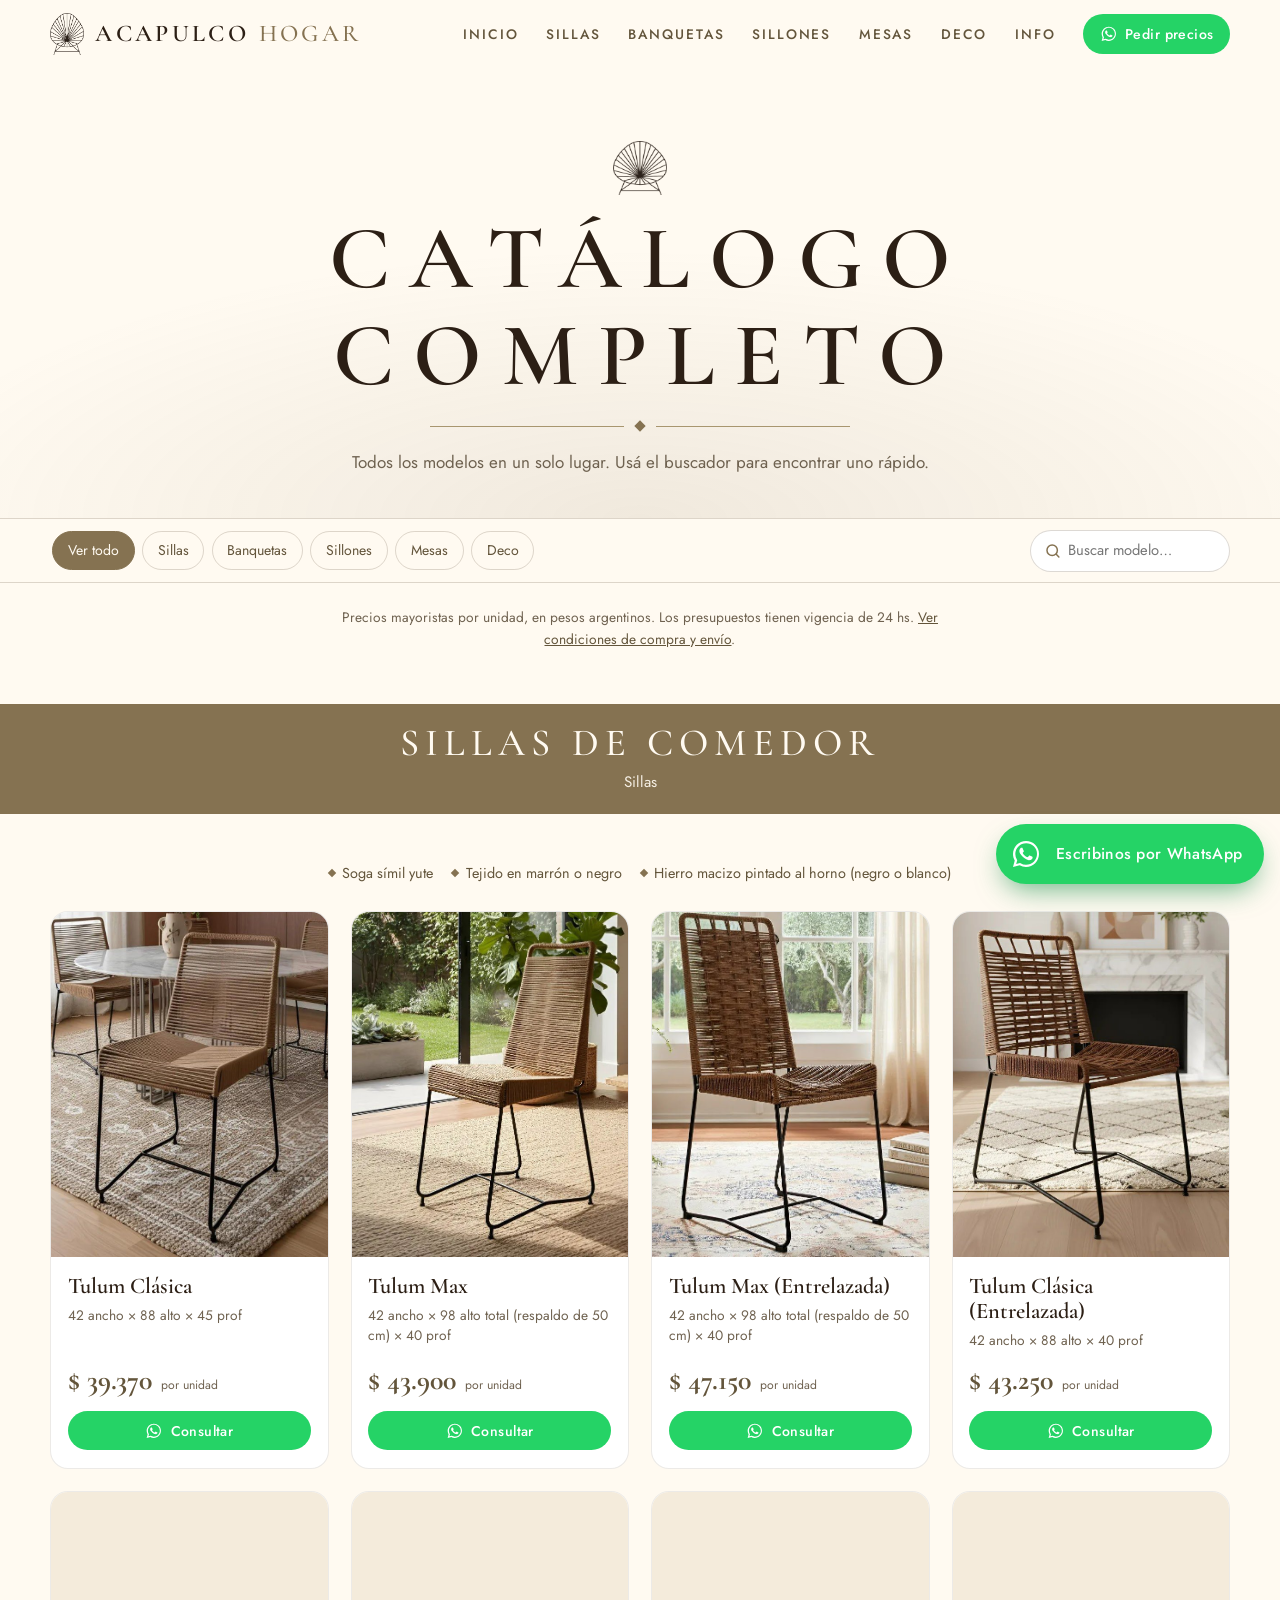
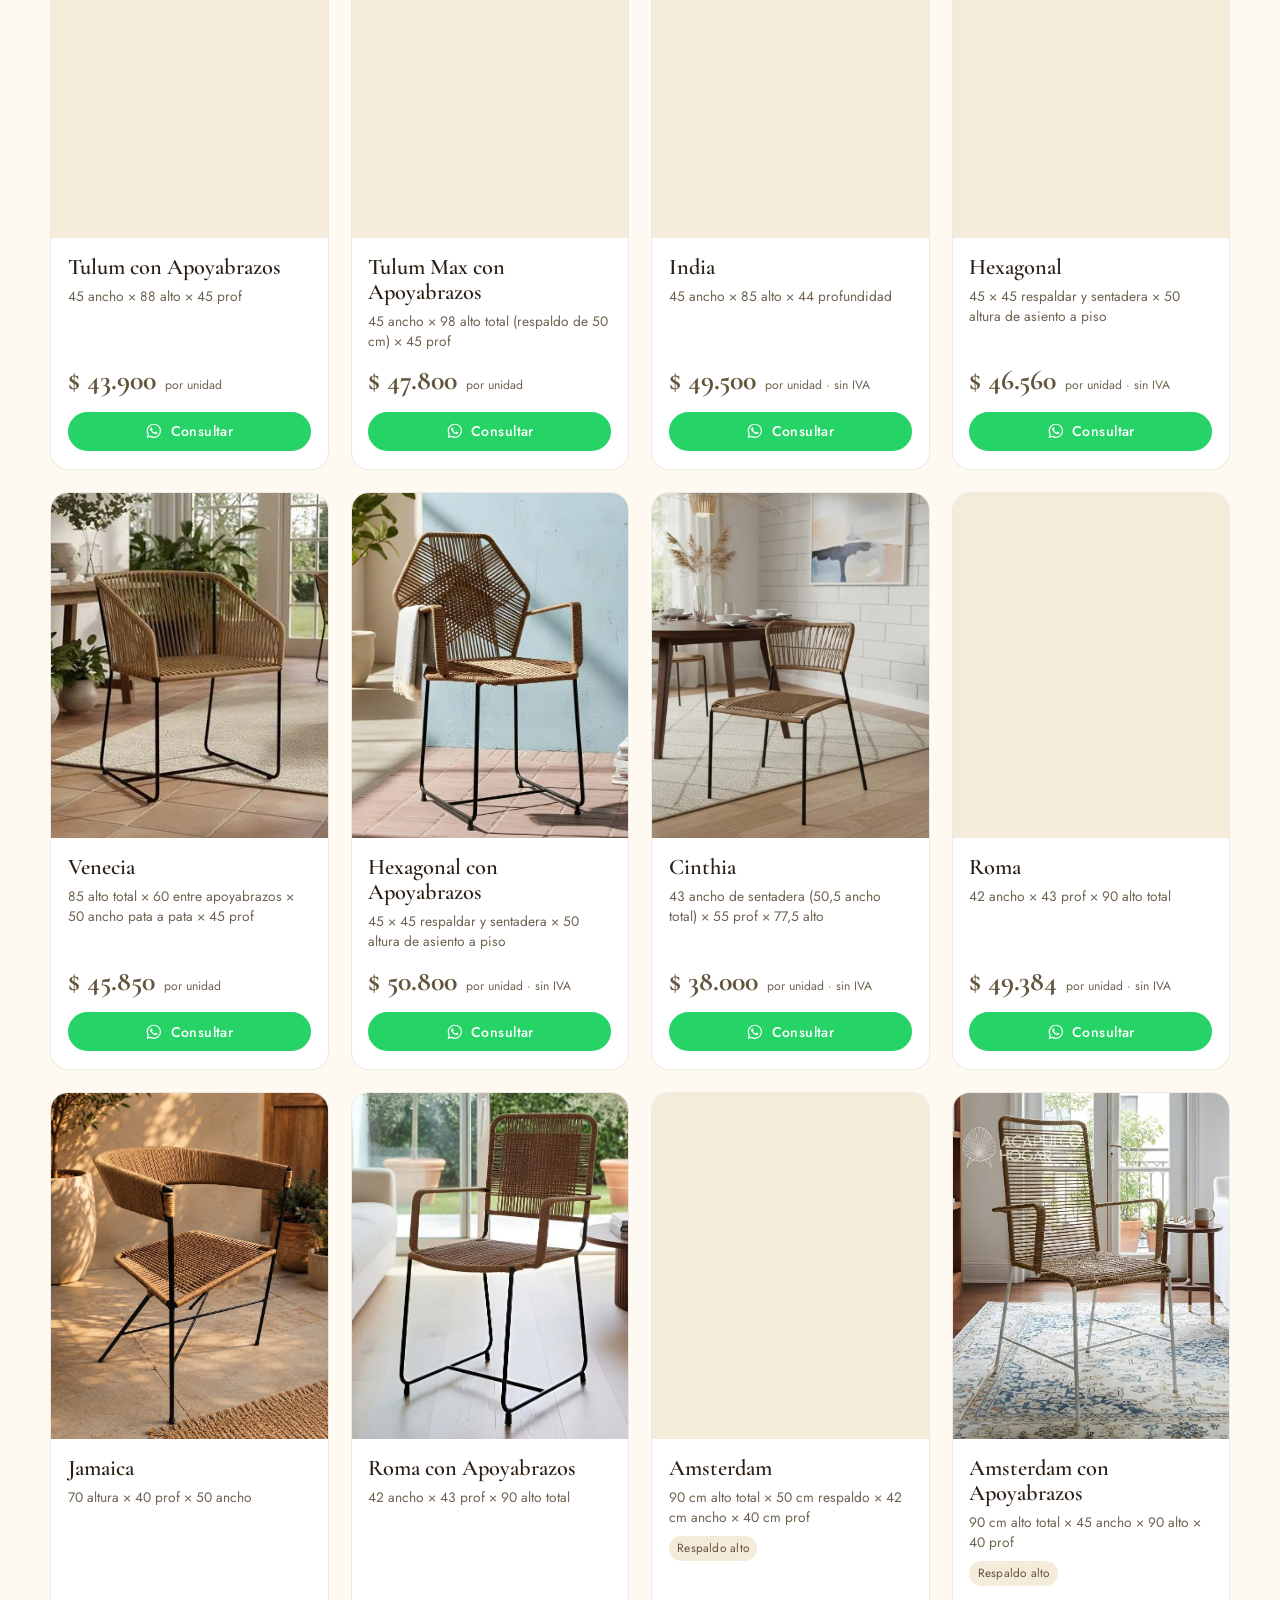
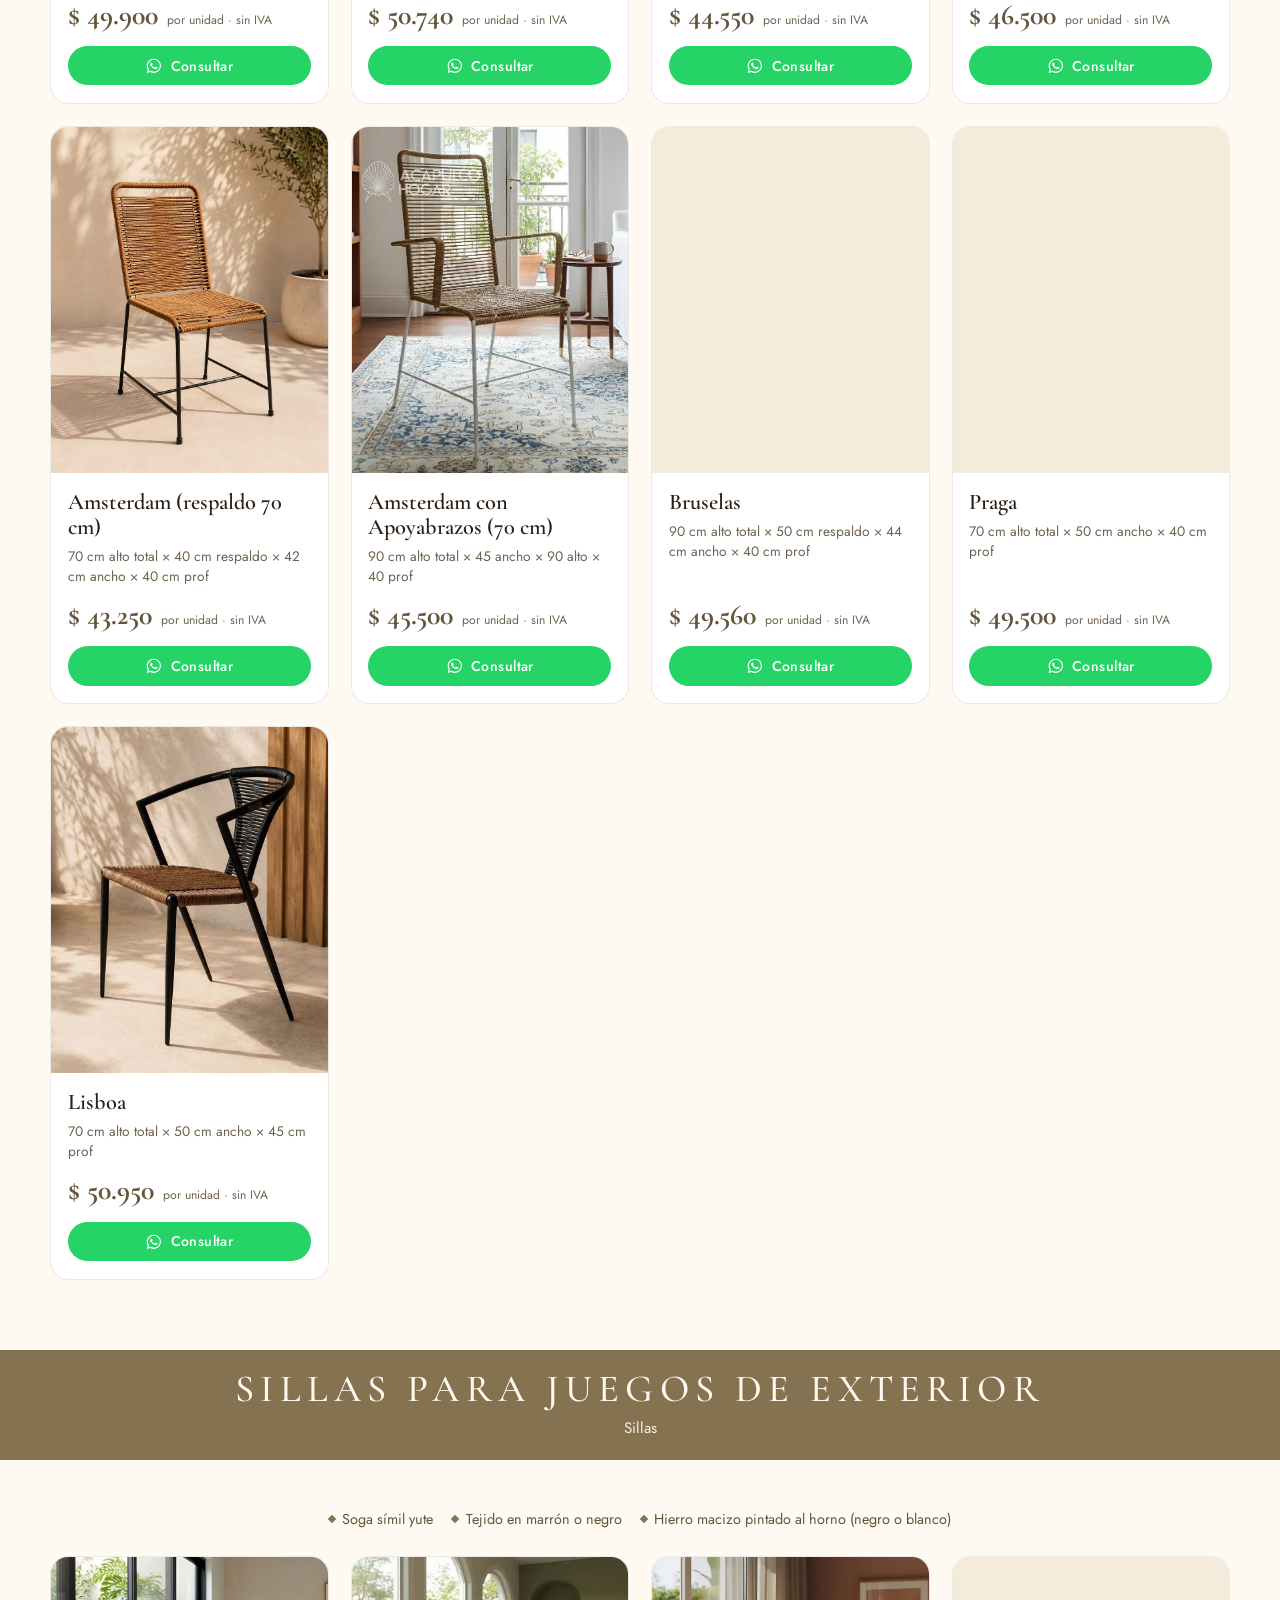
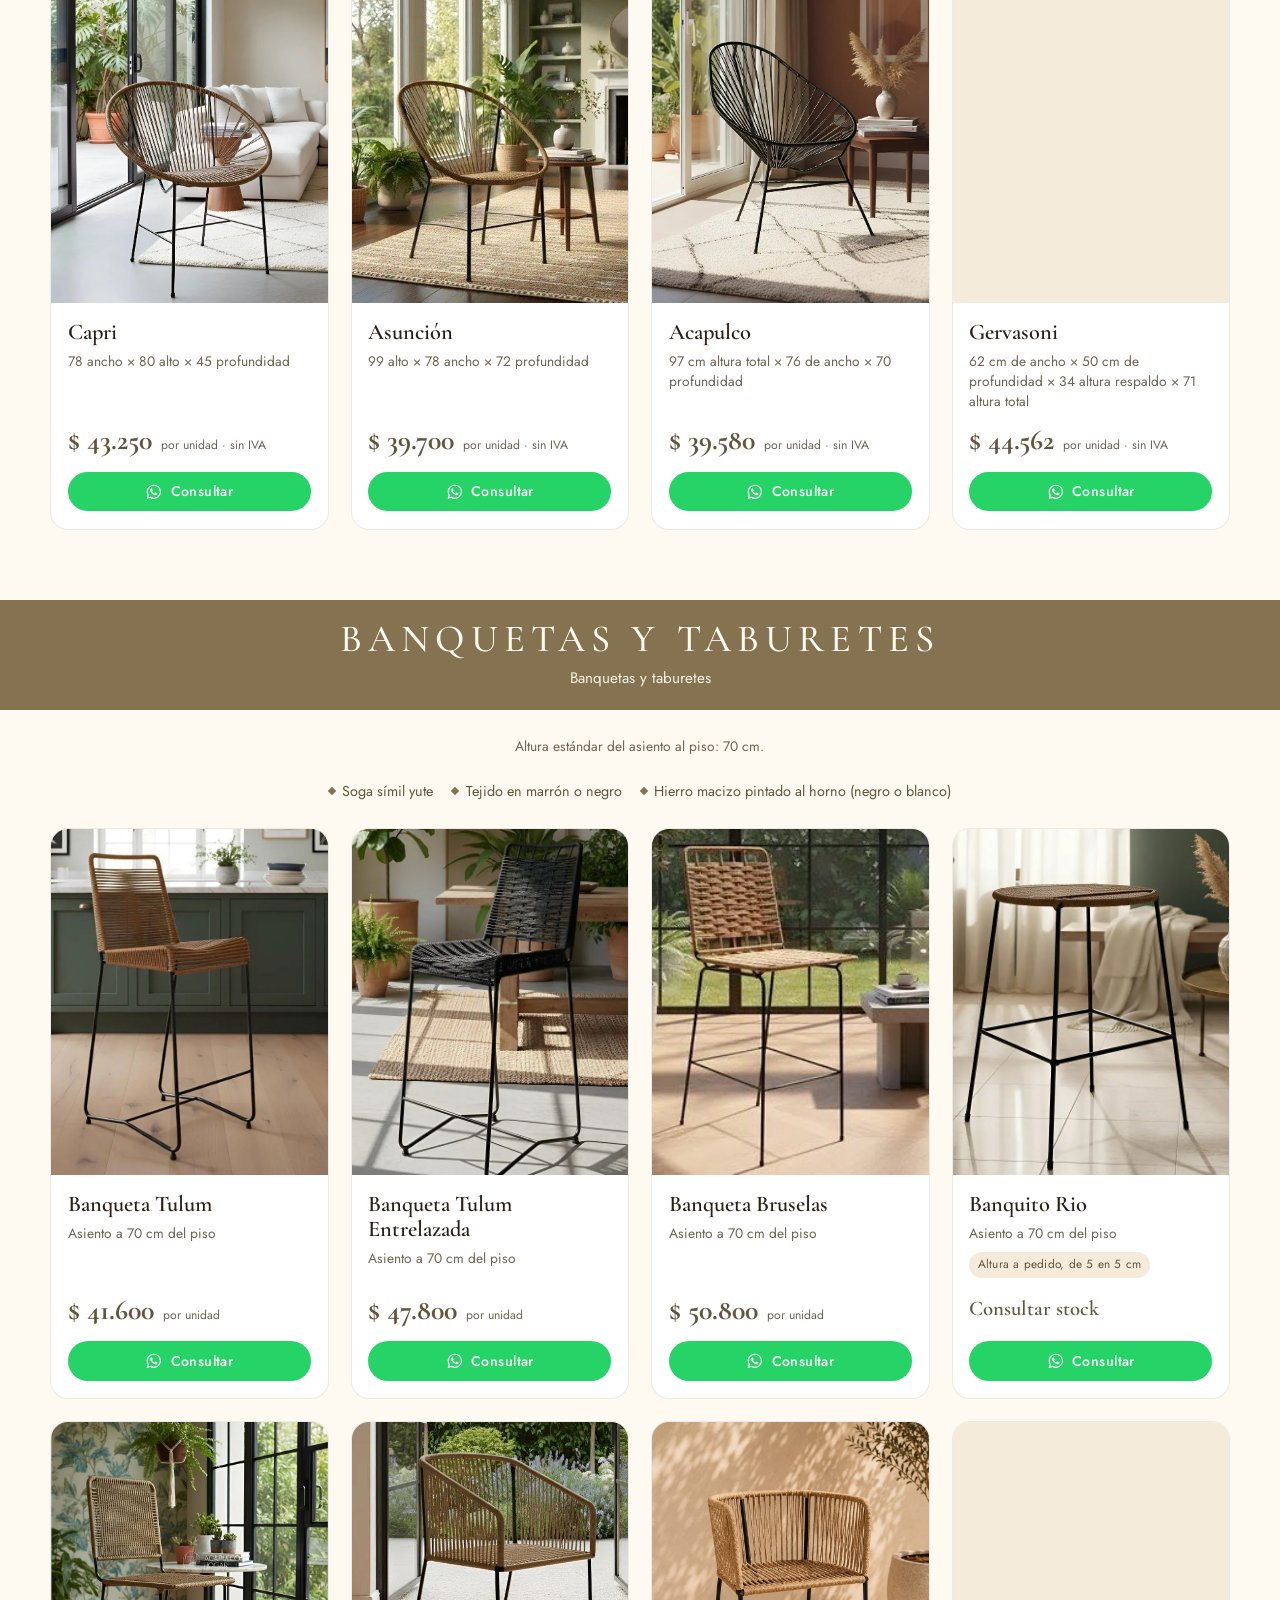
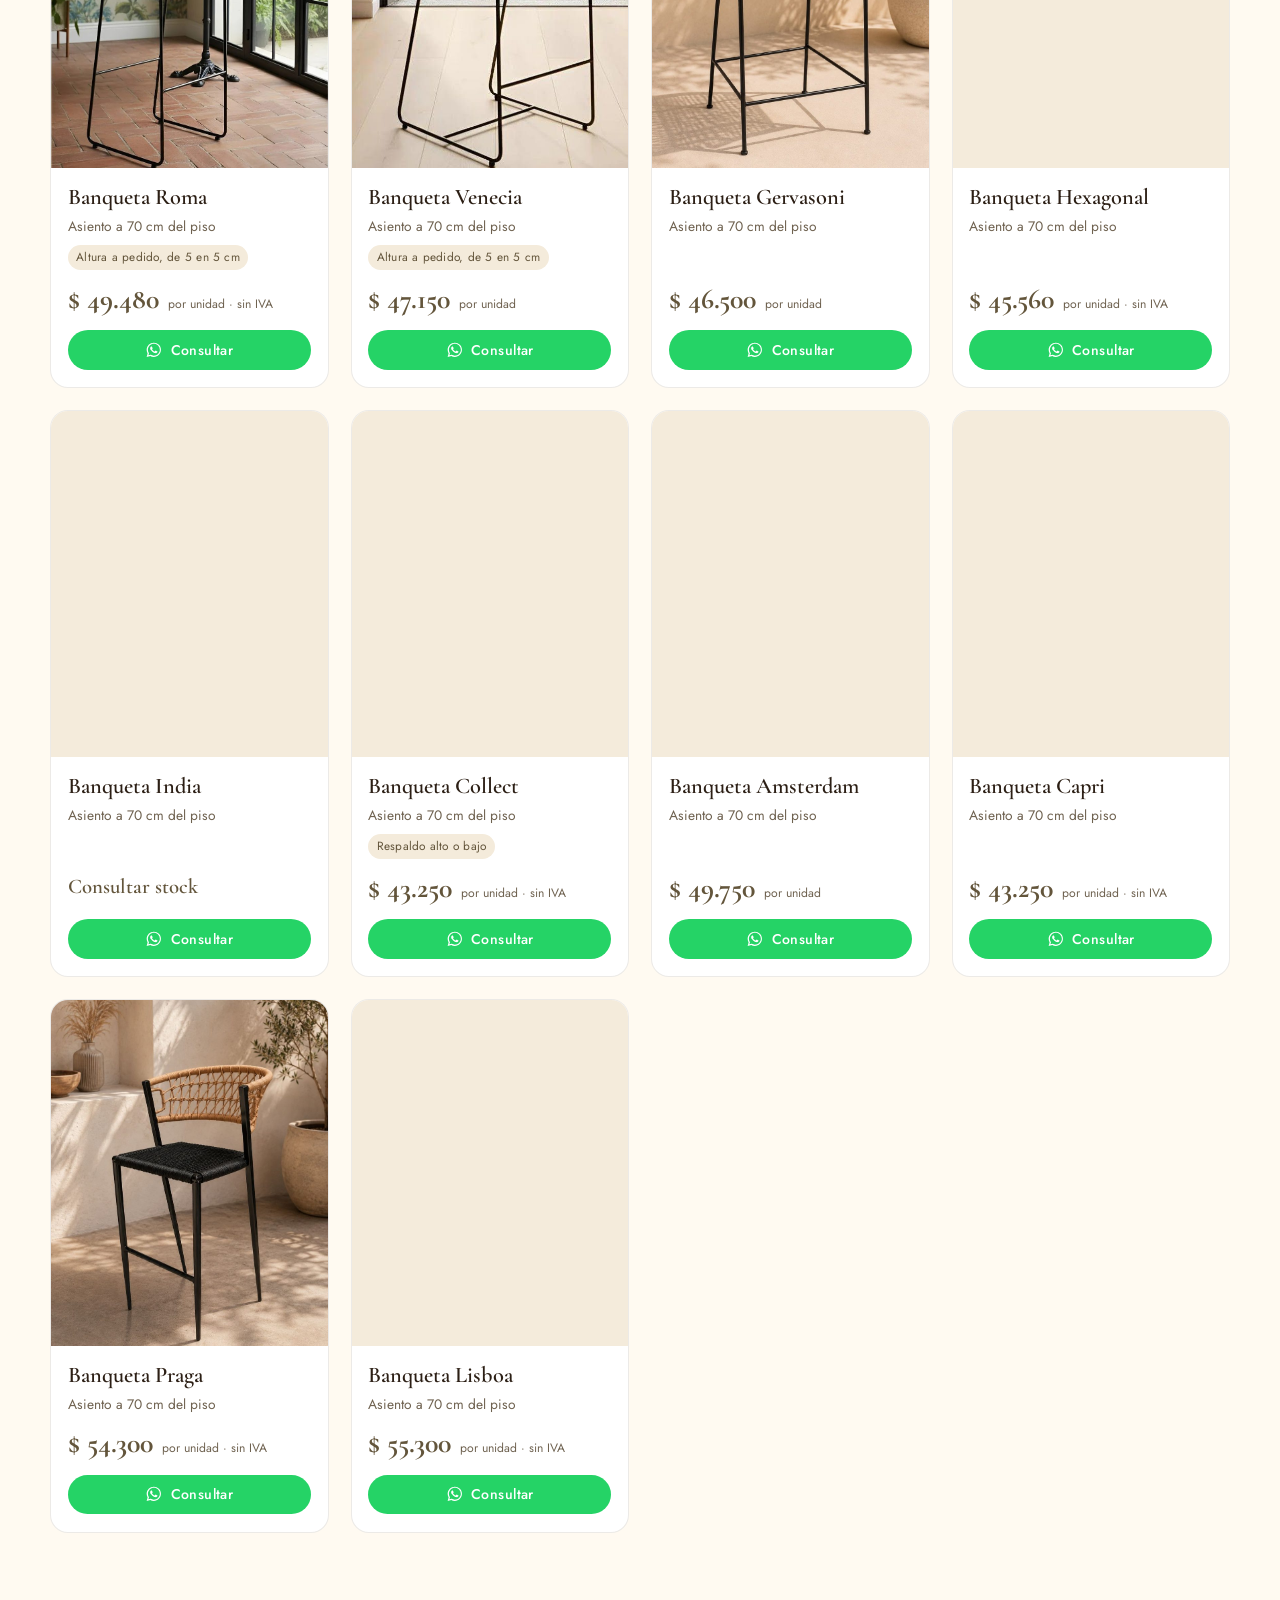
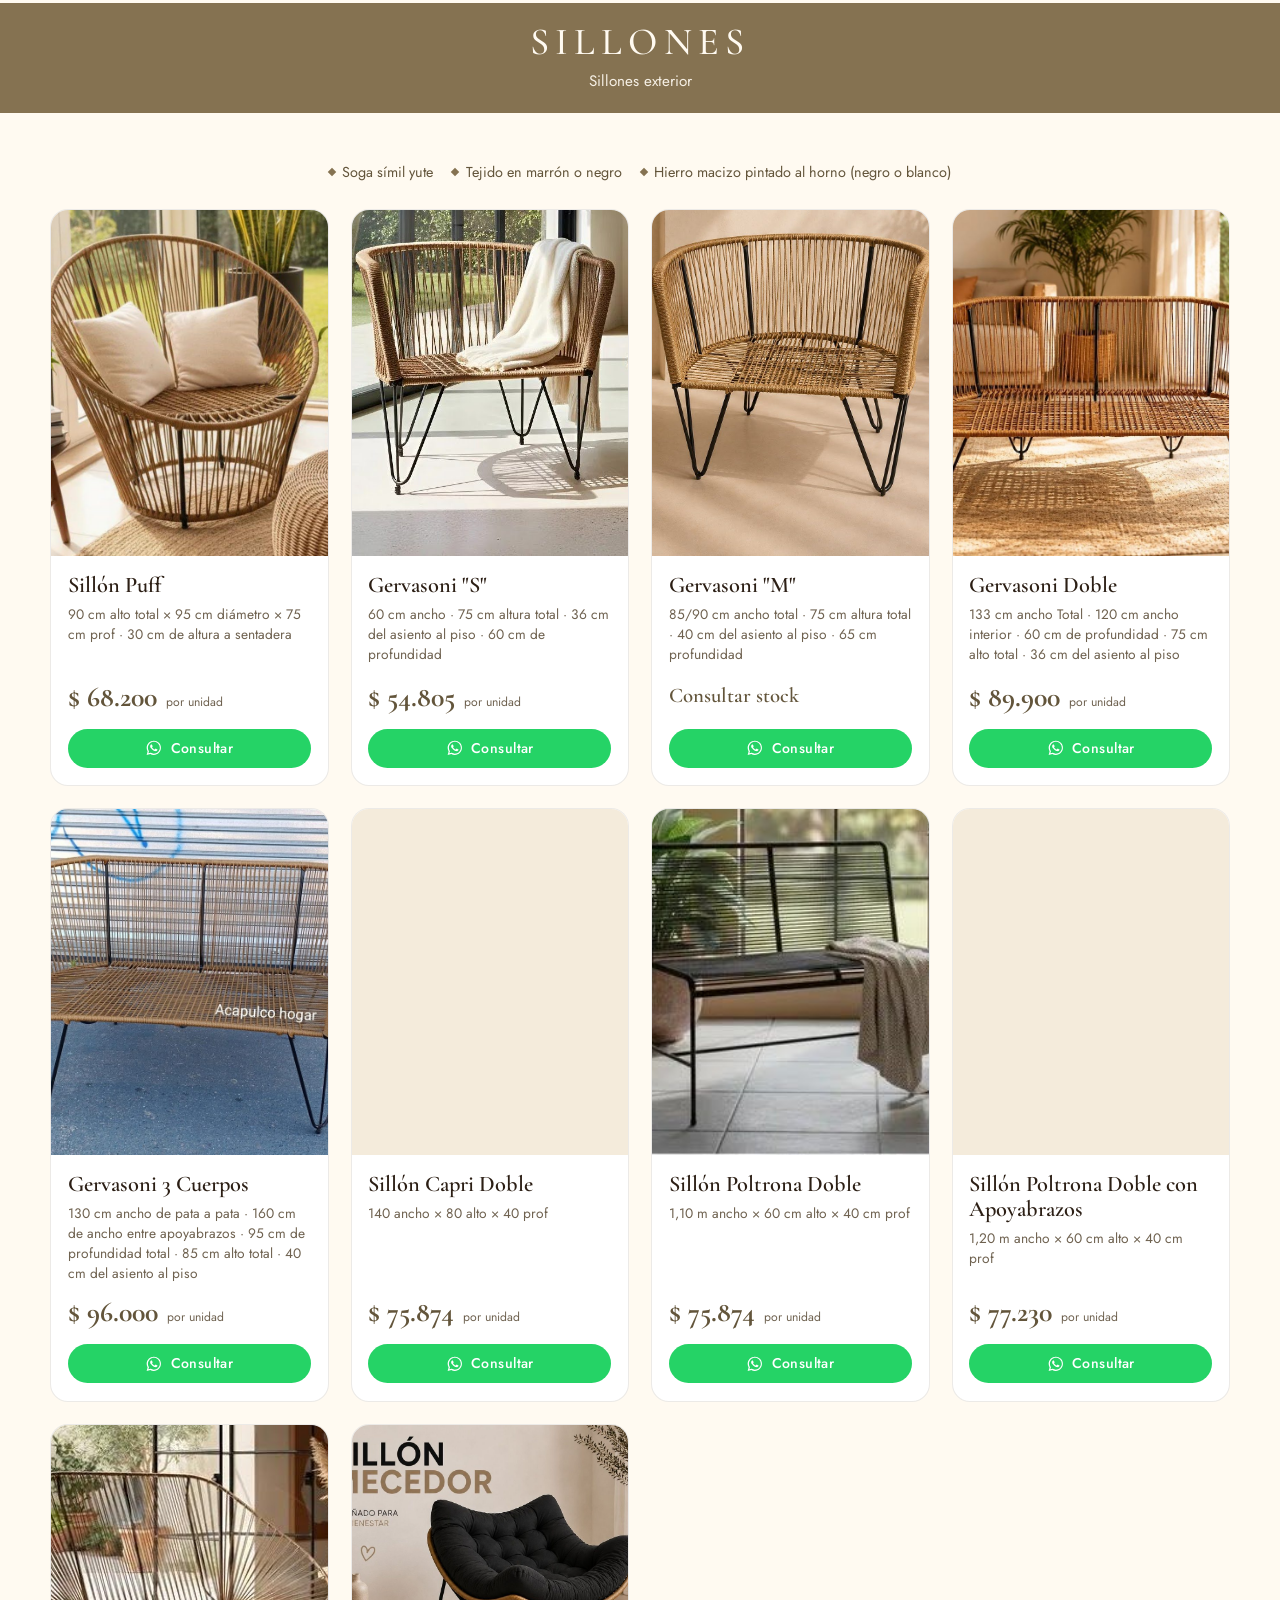
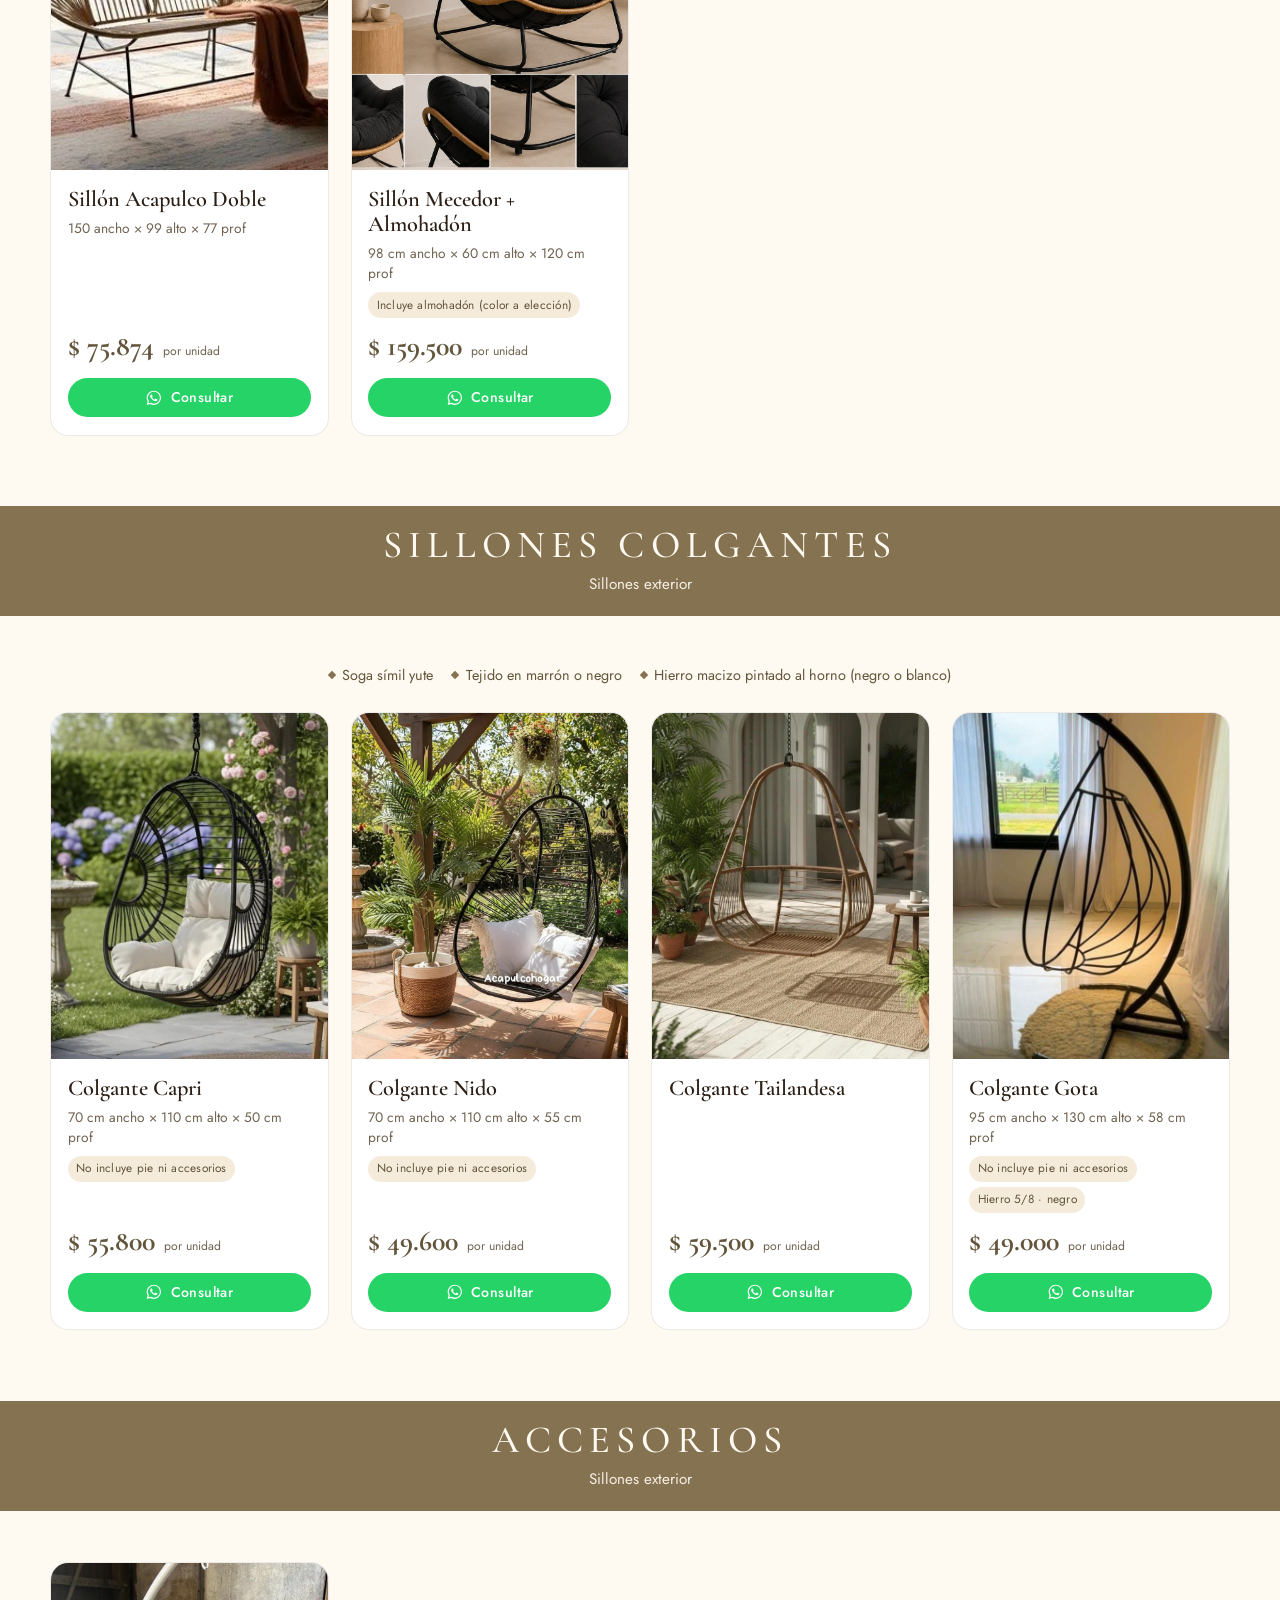
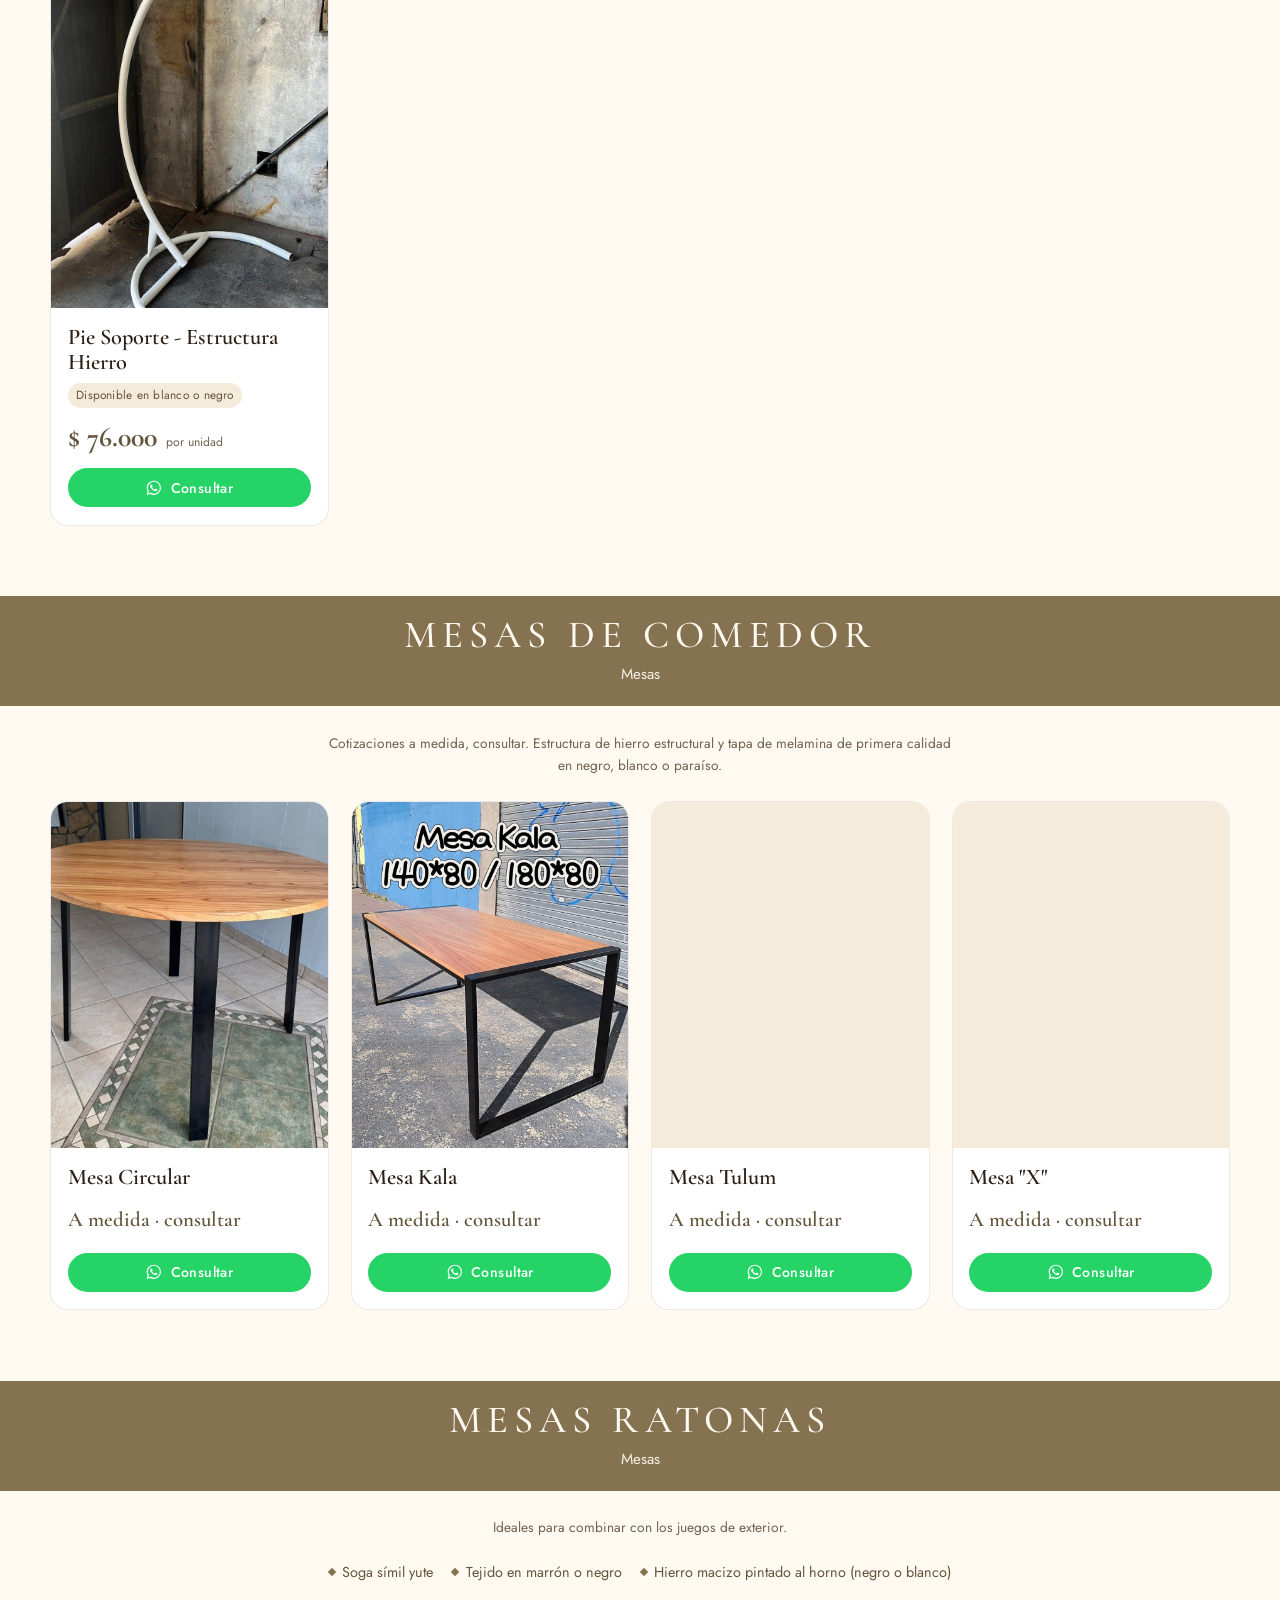
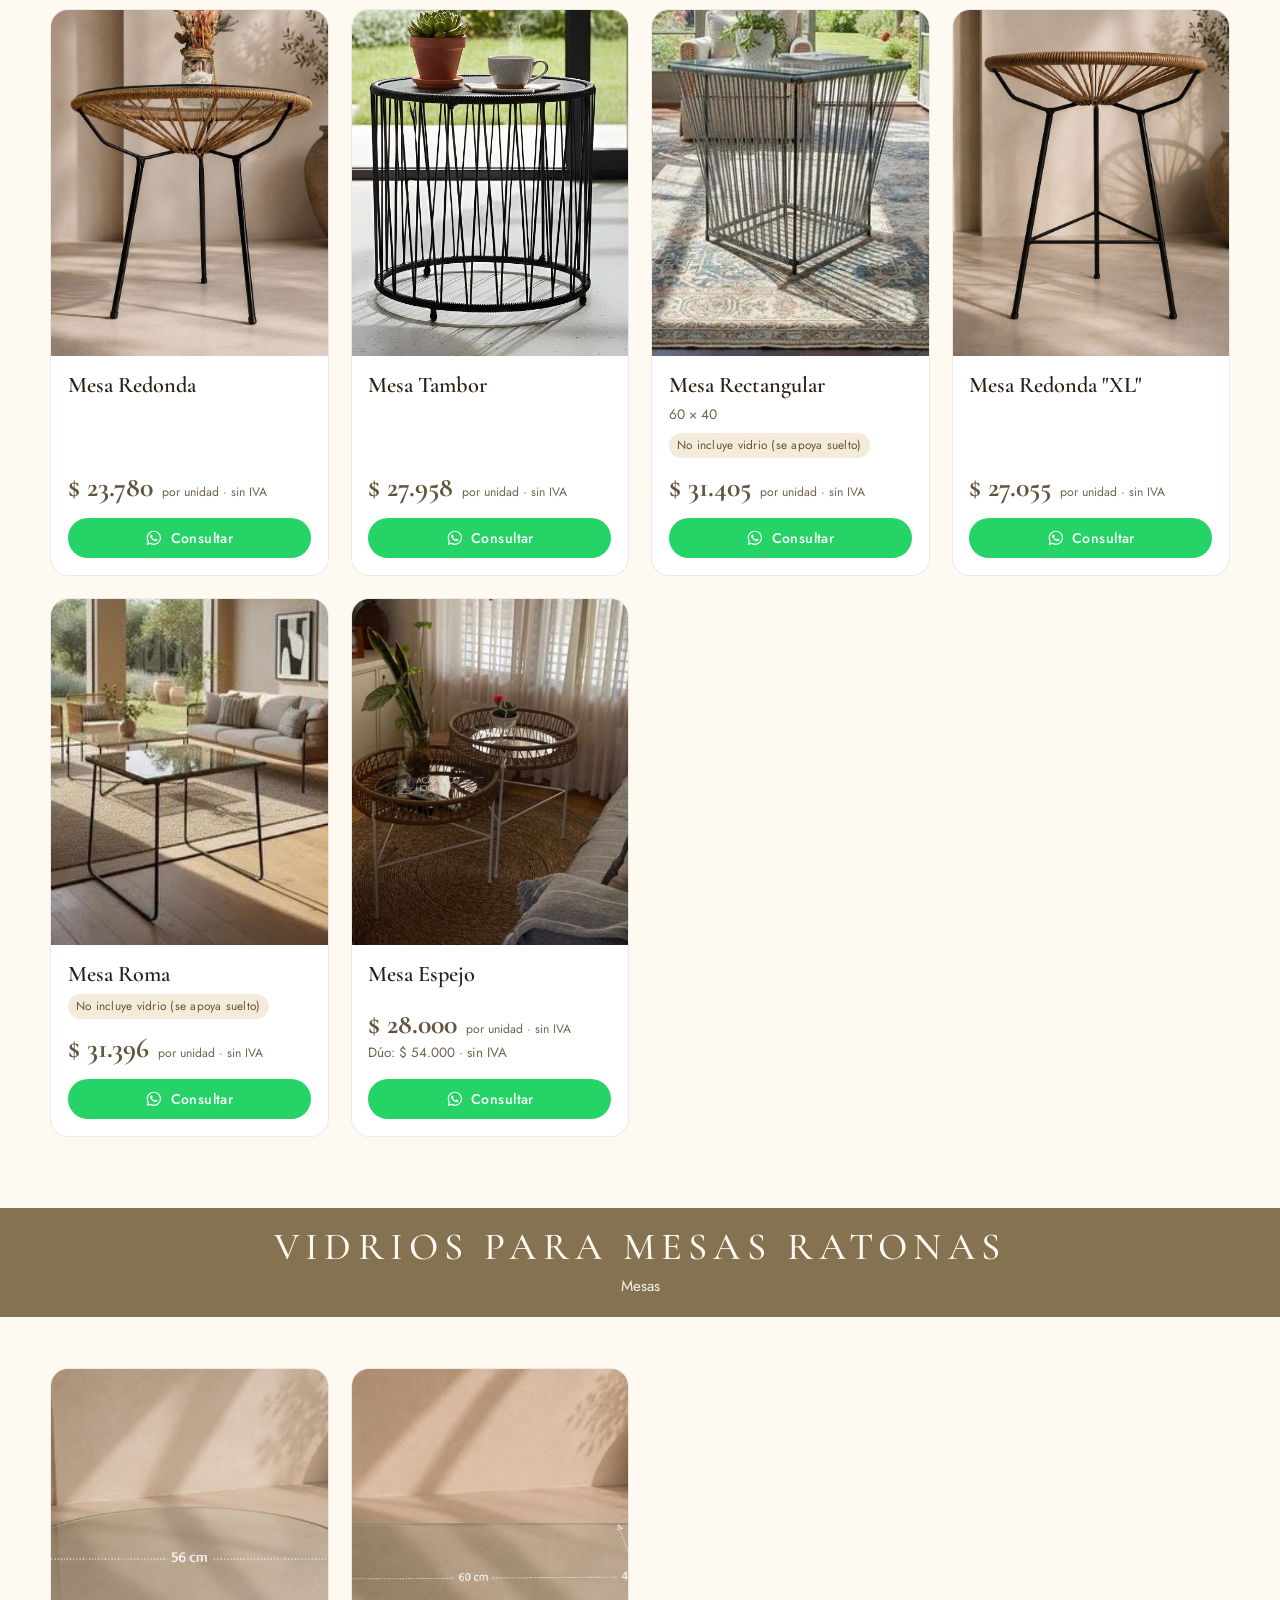
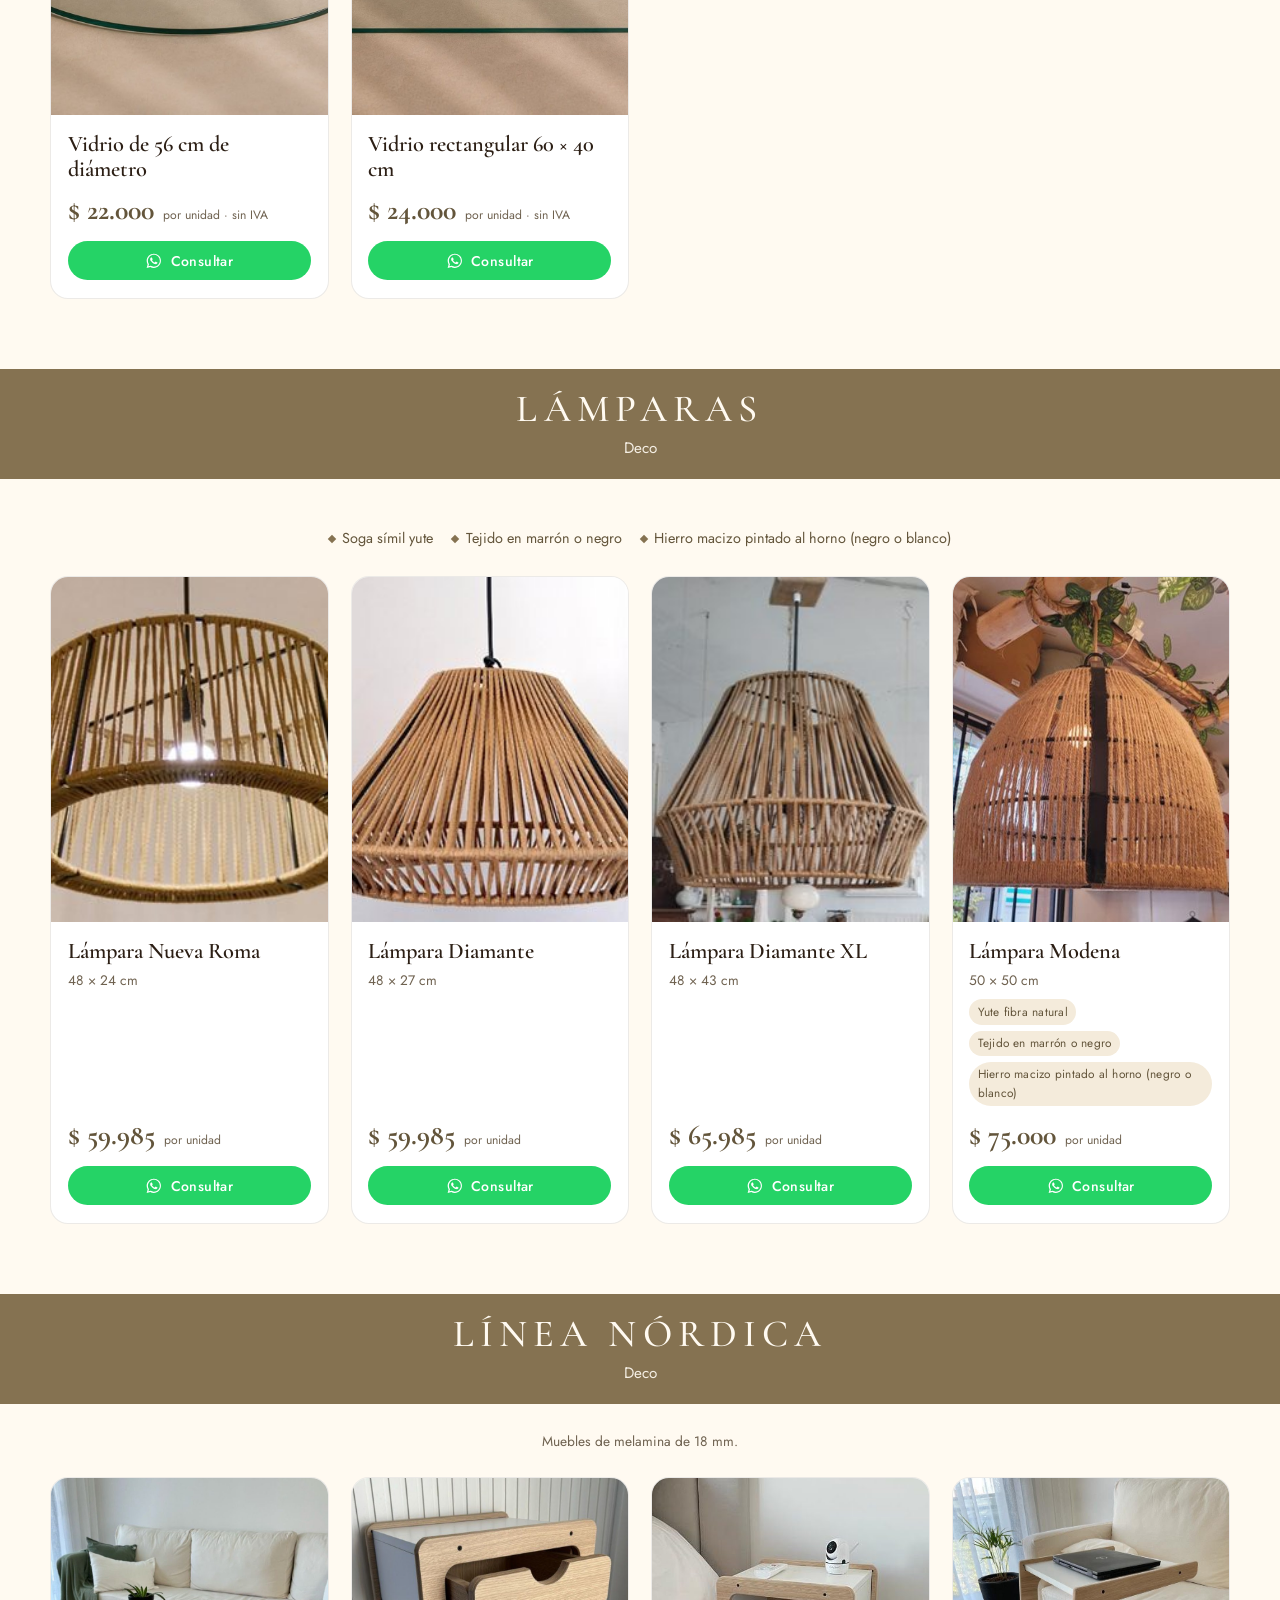
<file: catalogo.html>
<!DOCTYPE html>
<html lang="es">
<head>
  <meta charset="utf-8">
  <meta name="viewport" content="width=device-width, initial-scale=1">
  <title>Catálogo · Acapulco Hogar</title>
  <meta name="robots" content="noindex, nofollow, noarchive">
  <meta name="theme-color" content="#fffaf1">
  <link rel="icon" type="image/png" sizes="32x32" href="assets/img/favicon-32.png">
  <link rel="apple-touch-icon" href="assets/img/favicon.png">
  <link rel="preconnect" href="https://fonts.googleapis.com">
  <link rel="preconnect" href="https://fonts.gstatic.com" crossorigin>
  <link href="https://fonts.googleapis.com/css2?family=Cormorant+Garamond:ital,wght@0,500;0,600;0,700;1,500;1,600&family=Jost:wght@400;500;600&display=swap" rel="stylesheet">
  <link rel="stylesheet" href="assets/css/styles.css">
</head>
<body data-page="catalog">
<!--
  Esta única página muestra TODAS las categorías:
    catalogo.html?c=sillas   catalogo.html?c=banquetas   catalogo.html?c=mesas ...
  Los productos se cargan desde data/data.js (no hace falta editar este archivo).
-->
<main>
  <section class="page-hero">
    <div class="wrap">
      <img class="ico" src="assets/img/logo-icon-dark.png" alt="" width="54" height="54">
      <h1 id="pageTitle">Catálogo</h1>
      <div class="rule"><i></i></div>
      <p id="pageDesc"></p>
    </div>
  </section>

  <div class="toolbar">
    <div class="wrap toolbar-in">
      <nav class="chips" id="chips" aria-label="Categorías"></nav>
      <label class="search">
        <span class="sr-only">Buscar modelo</span>
        <svg viewBox="0 0 24 24" fill="none" stroke="currentColor" stroke-width="2" stroke-linecap="round" aria-hidden="true"><circle cx="11" cy="11" r="7"/><path d="m20 20-3.5-3.5"/></svg>
        <input id="search" type="search" placeholder="Buscar modelo…" autocomplete="off">
      </label>
    </div>
  </div>

  <p class="wrap price-note">Precios mayoristas por unidad, en pesos argentinos. Los presupuestos tienen vigencia de 24 hs. <a href="info.html" style="color:var(--olive-d)">Ver condiciones de compra y envío</a>.</p>

  <div id="catalogBody"></div>

  <section class="section">
    <div class="wrap" style="text-align:center">
      <h2 style="font-size:clamp(2rem,5vw,3rem)">¿Buscás algo en particular?</h2>
      <p style="color:var(--muted);max-width:34em;margin:.8rem auto 1.4rem">Escribinos y te ayudamos a armar tu pedido, con medidas y colores a elección.</p>
      <a class="btn btn-wa" data-wa data-msg="Hola! Quiero armar un pedido mayorista.">Escribinos por WhatsApp</a>
    </div>
  </section>
</main>
<script src="data/data.js"></script>
<script src="assets/js/app.js"></script>
</body>
</html>
</file>
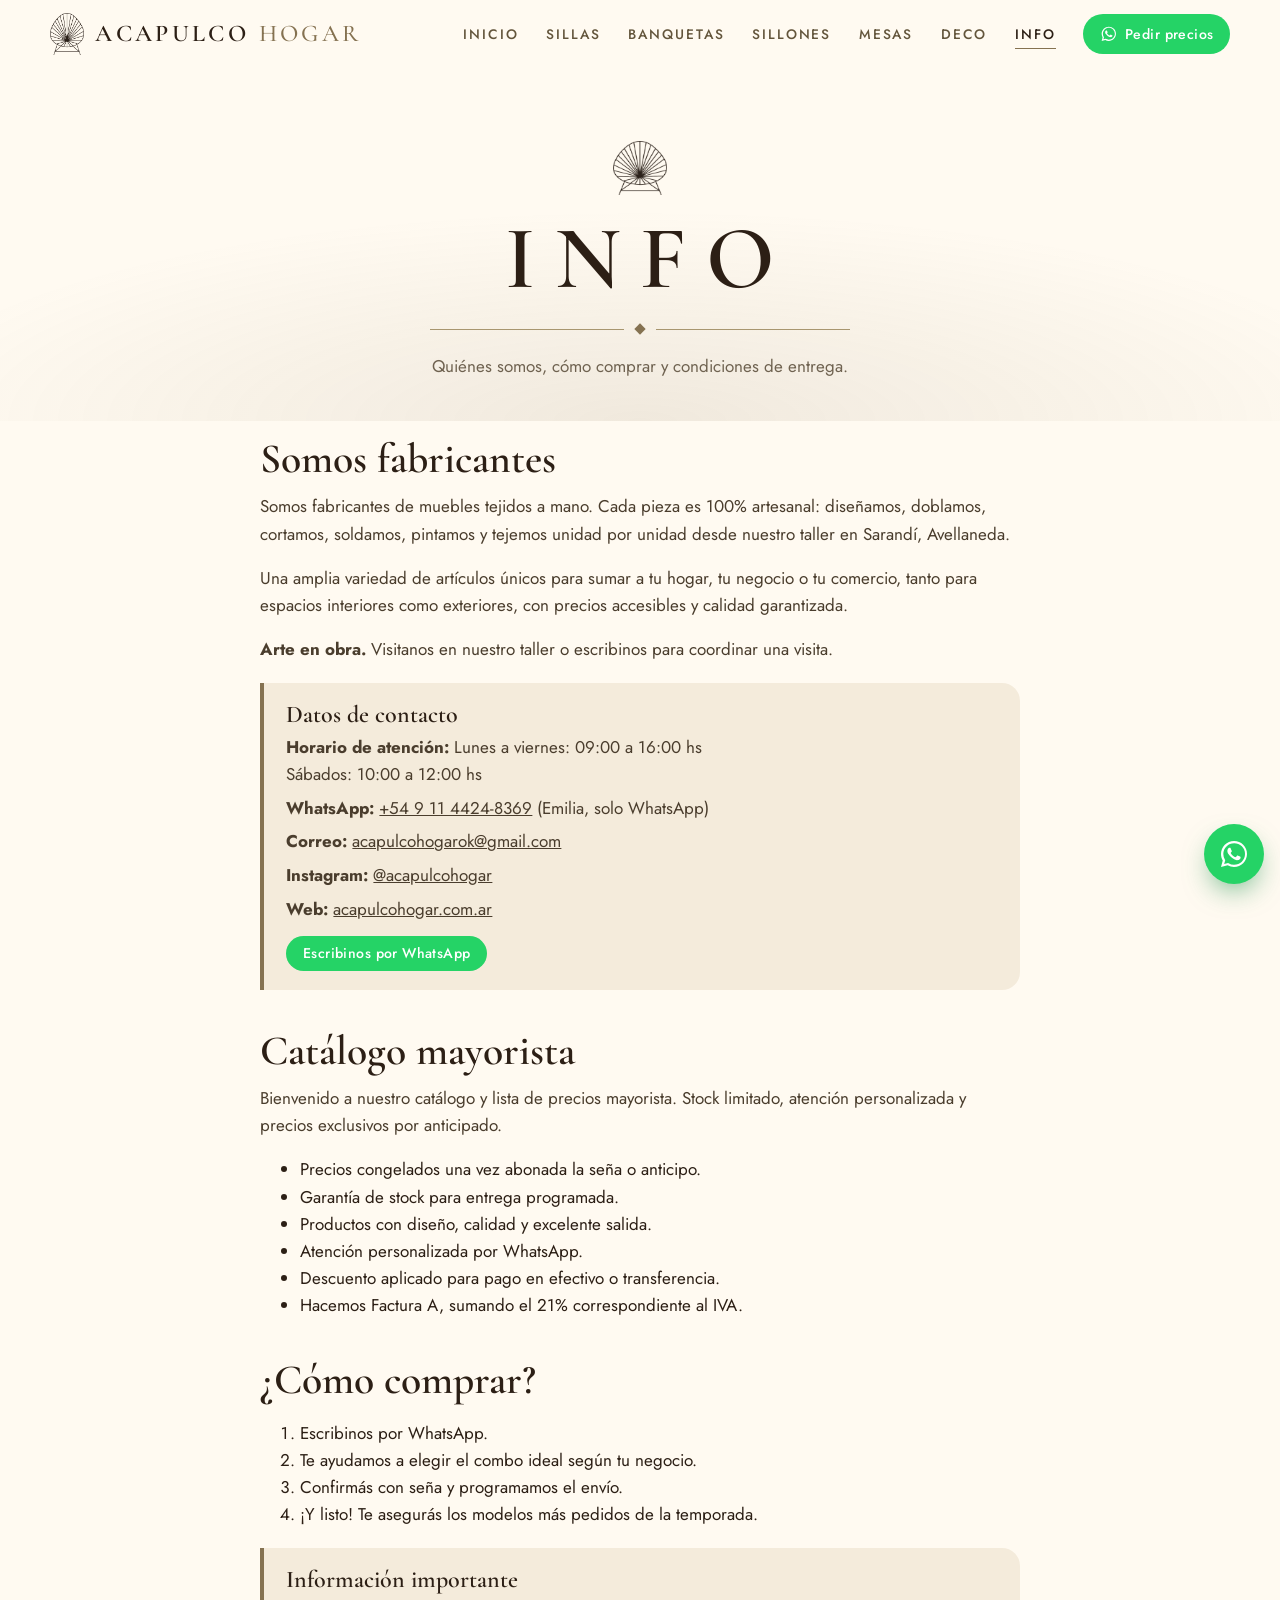
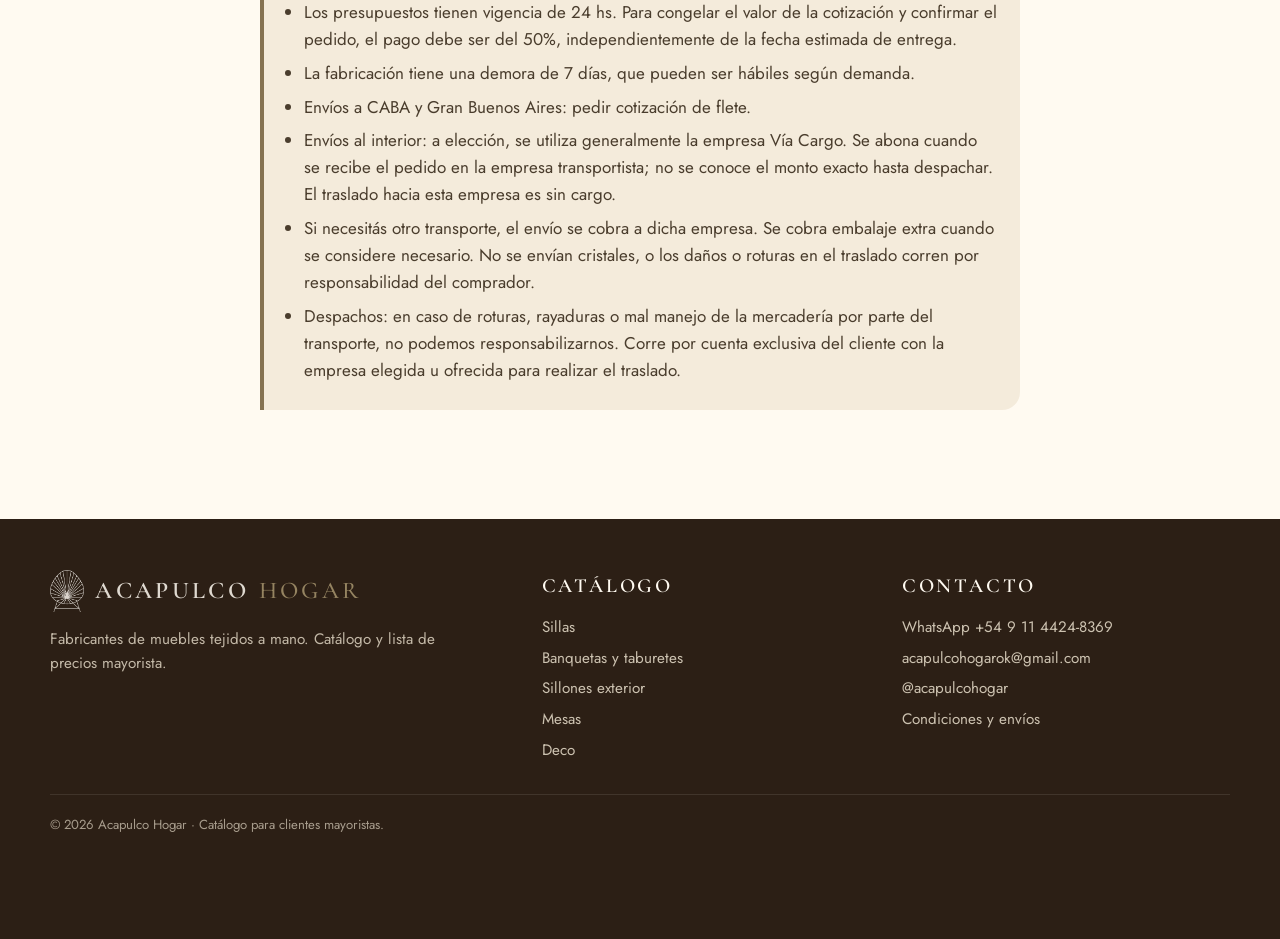
<file: info.html>
<!DOCTYPE html>
<html lang="es">
<head>
  <meta charset="utf-8">
  <meta name="viewport" content="width=device-width, initial-scale=1">
  <title>Info y condiciones · Acapulco Hogar</title>
  <meta name="robots" content="noindex, nofollow, noarchive">
  <meta name="theme-color" content="#fffaf1">
  <link rel="icon" type="image/png" sizes="32x32" href="assets/img/favicon-32.png">
  <link rel="apple-touch-icon" href="assets/img/favicon.png">
  <link rel="preconnect" href="https://fonts.googleapis.com">
  <link rel="preconnect" href="https://fonts.gstatic.com" crossorigin>
  <link href="https://fonts.googleapis.com/css2?family=Cormorant+Garamond:ital,wght@0,500;0,600;0,700;1,500;1,600&family=Jost:wght@400;500;600&display=swap" rel="stylesheet">
  <link rel="stylesheet" href="assets/css/styles.css">
</head>
<body data-page="info">
<main>
  <section class="page-hero">
    <div class="wrap">
      <img class="ico" src="assets/img/logo-icon-dark.png" alt="" width="54" height="54">
      <h1>Info</h1>
      <div class="rule"><i></i></div>
      <p>Quiénes somos, cómo comprar y condiciones de entrega.</p>
    </div>
  </section>

  <section class="section" style="padding-top:1rem">
    <div class="wrap prose">

      <div class="reveal">
        <h2 style="margin-top:0">Somos fabricantes</h2>
        <p>Somos fabricantes de muebles tejidos a mano. Cada pieza es 100% artesanal: diseñamos, doblamos, cortamos, soldamos, pintamos y tejemos unidad por unidad desde nuestro taller en Sarandí, Avellaneda.</p>
        <p>Una amplia variedad de artículos únicos para sumar a tu hogar, tu negocio o tu comercio, tanto para espacios interiores como exteriores, con precios accesibles y calidad garantizada.</p>
        <p><strong>Arte en obra.</strong> Visitanos en nuestro taller o escribinos para coordinar una visita.</p>
      </div>

      <div class="notice reveal">
        <h3>Datos de contacto</h3>
        <ul style="list-style:none;padding:0">
          <li><strong>Horario de atención:</strong> <span data-hours></span></li>
          <li><strong>WhatsApp:</strong> <a data-wa data-tel></a> (Emilia, solo WhatsApp)</li>
          <li><strong>Correo:</strong> <a data-email></a></li>
          <li><strong>Instagram:</strong> <a data-ig></a></li>
          <li><strong>Web:</strong> <a data-web></a></li>
        </ul>
        <p style="margin:.8rem 0 0"><a class="btn btn-wa btn-sm" data-wa data-msg="Hola! Quiero consultar por el catálogo mayorista.">Escribinos por WhatsApp</a></p>
      </div>

      <div class="reveal">
        <h2>Catálogo mayorista</h2>
        <p>Bienvenido a nuestro catálogo y lista de precios mayorista. Stock limitado, atención personalizada y precios exclusivos por anticipado.</p>
        <ul>
          <li>Precios congelados una vez abonada la seña o anticipo.</li>
          <li>Garantía de stock para entrega programada.</li>
          <li>Productos con diseño, calidad y excelente salida.</li>
          <li>Atención personalizada por WhatsApp.</li>
          <li>Descuento aplicado para pago en efectivo o transferencia.</li>
          <li>Hacemos Factura A, sumando el 21% correspondiente al IVA.</li>
        </ul>
      </div>

      <div class="reveal">
        <h2>¿Cómo comprar?</h2>
        <ol>
          <li>Escribinos por WhatsApp.</li>
          <li>Te ayudamos a elegir el combo ideal según tu negocio.</li>
          <li>Confirmás con seña y programamos el envío.</li>
          <li>¡Y listo! Te asegurás los modelos más pedidos de la temporada.</li>
        </ol>
      </div>

      <div class="notice reveal">
        <h3>Información importante</h3>
        <ul>
          <li>Los presupuestos tienen vigencia de 24 hs. Para congelar el valor de la cotización y confirmar el pedido, el pago debe ser del 50%, independientemente de la fecha estimada de entrega.</li>
          <li>La fabricación tiene una demora de 7 días, que pueden ser hábiles según demanda.</li>
          <li>Envíos a CABA y Gran Buenos Aires: pedir cotización de flete.</li>
          <li>Envíos al interior: a elección, se utiliza generalmente la empresa Vía Cargo. Se abona cuando se recibe el pedido en la empresa transportista; no se conoce el monto exacto hasta despachar. El traslado hacia esta empresa es sin cargo.</li>
          <li>Si necesitás otro transporte, el envío se cobra a dicha empresa. Se cobra embalaje extra cuando se considere necesario. No se envían cristales, o los daños o roturas en el traslado corren por responsabilidad del comprador.</li>
          <li>Despachos: en caso de roturas, rayaduras o mal manejo de la mercadería por parte del transporte, no podemos responsabilizarnos. Corre por cuenta exclusiva del cliente con la empresa elegida u ofrecida para realizar el traslado.</li>
        </ul>
      </div>

    </div>
  </section>
</main>
<script src="data/data.js"></script>
<script src="assets/js/app.js"></script>
</body>
</html>
</file>
<file: assets/css/styles.css>
/* =========================================================
   Acapulco Hogar — estilos
   Colores del sitio original: crema #fffaf1 · oliva #857251
   Para cambiar la paleta, editá las variables de :root.
   ========================================================= */
:root{
  --cream:#fffaf1;
  --sand:#f4ebdb;
  --sand-2:#eadfca;
  --olive:#857251;
  --olive-d:#63553b;
  --olive-l:#a8966f;
  --ink:#2c1f15;
  --muted:#6f6250;
  --line:rgba(99,85,59,.22);
  --wa:#25d366;
  --wa-d:#1aa851;
  --radius:18px;
  --shadow:0 10px 30px -12px rgba(60,44,22,.35);
  --font-display:"Cormorant Garamond","Playfair Display",Georgia,serif;
  --font-body:"Jost","Open Sans",system-ui,-apple-system,"Segoe UI",Roboto,sans-serif;
  --header-h:68px;
  --ease:cubic-bezier(.2,.7,.2,1);
}
*,*::before,*::after{box-sizing:border-box}
html{scroll-behavior:smooth;-webkit-text-size-adjust:100%}
html,body{overflow-x:clip}
body{margin:0;background:var(--cream);color:var(--ink);font-family:var(--font-body);font-size:17px;line-height:1.6;
  -webkit-font-smoothing:antialiased;animation:pagein .6s var(--ease) both}
@keyframes pagein{from{opacity:0}to{opacity:1}}
img{max-width:100%;display:block}
a{color:inherit}
h1,h2,h3{font-family:var(--font-display);font-weight:600;line-height:1.08;margin:0;color:var(--ink)}
p{margin:0 0 1em}
.wrap{width:min(1180px,100% - 32px);margin-inline:auto}
.sr-only{position:absolute;width:1px;height:1px;overflow:hidden;clip:rect(0 0 0 0);white-space:nowrap}
:focus-visible{outline:3px solid var(--olive);outline-offset:3px;border-radius:6px}
::selection{background:var(--olive);color:var(--cream)}

/* ---------- Botones ---------- */
.btn{display:inline-flex;align-items:center;justify-content:center;gap:.55em;padding:.85em 1.5em;border-radius:999px;
  font:500 .95rem/1 var(--font-body);letter-spacing:.03em;text-decoration:none;border:1.5px solid transparent;cursor:pointer;
  transition:transform .3s var(--ease),background .3s,color .3s,border-color .3s,box-shadow .3s}
.btn:hover{transform:translateY(-2px)}
.btn svg{width:1.25em;height:1.25em;flex:none}
.btn-olive{background:var(--olive);color:var(--cream)}
.btn-olive:hover{background:var(--olive-d);box-shadow:var(--shadow)}
.btn-wa{background:var(--wa);color:#fff}
.btn-wa:hover{background:var(--wa-d);box-shadow:0 12px 26px -10px rgba(26,168,81,.7)}
.btn-line{border-color:var(--olive);color:var(--olive-d);background:transparent}
.btn-line:hover{background:var(--olive);color:var(--cream)}
.btn-cream{background:var(--cream);color:var(--olive-d)}
.btn-cream:hover{background:#fff;box-shadow:var(--shadow)}
.btn-sm{padding:.7em 1.1em;font-size:.88rem}

/* ---------- Header ---------- */
.site-header{position:sticky;top:0;z-index:50;background:rgba(255,250,241,.86);backdrop-filter:saturate(1.4) blur(12px);
  -webkit-backdrop-filter:saturate(1.4) blur(12px);border-bottom:1px solid transparent;transition:border-color .3s,box-shadow .3s}
.site-header.scrolled{border-color:var(--line);box-shadow:0 6px 24px -18px rgba(60,44,22,.5)}
.header-in{display:flex;align-items:center;gap:1rem;height:var(--header-h);transition:height .3s var(--ease)}
.site-header.scrolled .header-in{height:58px}
.brand{display:flex;align-items:center;gap:.7rem;text-decoration:none;margin-right:auto}
.brand img{width:34px;height:auto;transition:transform .6s var(--ease)}
.brand:hover img{transform:rotate(-8deg) scale(1.06)}
.brand-text{font-family:var(--font-display);font-size:1.5rem;font-weight:600;letter-spacing:.14em;text-transform:uppercase;line-height:1}
.brand-text em{font-style:normal;font-weight:500;color:var(--olive);margin-left:.4em}
.nav{display:flex;align-items:center;gap:.25rem}
.nav a{position:relative;padding:.5em .85em;text-decoration:none;font-size:.86rem;font-weight:500;letter-spacing:.14em;text-transform:uppercase;color:var(--olive-d)}
.nav a::after{content:"";position:absolute;left:.85em;right:.85em;bottom:.2em;height:1.5px;background:var(--olive);transform:scaleX(0);transform-origin:left;transition:transform .35s var(--ease)}
.nav a:hover::after,.nav a[aria-current="page"]::after{transform:scaleX(1)}
.nav a[aria-current="page"]{color:var(--ink)}
.nav .nav-cta{display:none}
.nav a.btn-wa{color:#fff}
.burger{display:none;width:44px;height:44px;border:0;background:transparent;cursor:pointer;position:relative;border-radius:50%}
.burger span{position:absolute;left:11px;right:11px;height:2px;background:var(--ink);border-radius:2px;transition:transform .35s var(--ease),opacity .2s,top .35s var(--ease)}
.burger span:nth-child(1){top:15px}.burger span:nth-child(2){top:21px}.burger span:nth-child(3){top:27px}
.burger[aria-expanded="true"] span:nth-child(1){top:21px;transform:rotate(45deg)}
.burger[aria-expanded="true"] span:nth-child(2){opacity:0}
.burger[aria-expanded="true"] span:nth-child(3){top:21px;transform:rotate(-45deg)}
.header-wa{display:inline-flex}
.scrim{position:fixed;inset:0;background:rgba(44,31,21,.45);opacity:0;pointer-events:none;transition:opacity .35s;z-index:48}
.scrim.open{opacity:1;pointer-events:auto}

@media (max-width:960px){
  .site-header{backdrop-filter:none;-webkit-backdrop-filter:none;background:var(--cream)}
  .burger{display:block}
  .header-wa{display:none}
  .nav{position:fixed;top:0;right:0;bottom:0;width:min(84vw,340px);flex-direction:column;align-items:stretch;gap:0;
    background:var(--cream);padding:88px 24px 32px;transform:translateX(102%);visibility:hidden;transition:transform .45s var(--ease),visibility 0s linear .45s;z-index:49;
    box-shadow:-20px 0 50px -20px rgba(0,0,0,.35);overflow-y:auto}
  .nav.open{transform:none;visibility:visible;transition:transform .45s var(--ease),visibility 0s}
  .nav a{font-family:var(--font-display);font-size:1.7rem;letter-spacing:.06em;text-transform:none;padding:.55em 0;border-bottom:1px solid var(--line);
    opacity:0;transform:translateX(24px);transition:opacity .5s var(--ease),transform .5s var(--ease)}
  .nav.open a{opacity:1;transform:none;transition-delay:calc(var(--i,0)*55ms + 120ms)}
  .nav a::after{display:none}
  .nav .nav-cta{display:inline-flex;margin-top:1.5rem;border:0;font-family:var(--font-body);font-size:1rem;line-height:1.2;letter-spacing:.03em;text-transform:none;padding:.95em 1.4em;justify-content:center;color:#fff}
  .burger{z-index:51}
}

/* ---------- Hero (inicio) ---------- */
.hero{position:relative;overflow:hidden;background:
  radial-gradient(1000px 500px at 85% -10%,rgba(133,114,81,.16),transparent 60%),var(--cream)}
.hero-in{display:grid;grid-template-columns:1.05fr .95fr;gap:clamp(1.5rem,4vw,4rem);align-items:center;padding-block:clamp(2.5rem,7vw,6rem)}
.eyebrow{display:inline-flex;align-items:center;gap:.7em;font-size:.8rem;font-weight:500;letter-spacing:.28em;text-transform:uppercase;color:var(--olive)}
.eyebrow::before{content:"";width:34px;height:1.5px;background:var(--olive)}
.hero h1{font-size:clamp(2.7rem,7.2vw,5.6rem);letter-spacing:-.005em;margin:.35em 0 .3em}
.hero h1 em{font-weight:500;color:var(--olive)}
.hero p.lead{font-size:clamp(1.05rem,2vw,1.25rem);color:var(--muted);max-width:34em}
.hero-cta{display:flex;flex-wrap:wrap;gap:.8rem;margin-top:1.8rem}
.hero-badges{display:flex;flex-wrap:wrap;gap:.5rem 1.6rem;margin-top:2rem;padding:0;list-style:none;font-size:.9rem;color:var(--olive-d)}
.hero-badges li{display:flex;align-items:center;gap:.5em}
.hero-badges li::before{content:"";width:7px;height:7px;border-radius:50%;background:var(--olive)}
.t{animation:rise 1s var(--ease) both;animation-delay:calc(var(--n,0)*110ms + 150ms)}
@keyframes rise{from{opacity:0;transform:translateY(30px)}to{opacity:1;transform:none}}

.mosaic{position:relative;display:grid;grid-template-columns:1fr 1fr;grid-template-rows:auto auto;gap:14px;align-items:end}
.mosaic figure{margin:0;overflow:hidden;position:relative;background:var(--sand);box-shadow:var(--shadow)}
.mosaic img{width:100%;height:100%;object-fit:cover;animation:kenburns 2.4s var(--ease) both}
@keyframes kenburns{from{transform:scale(1.14)}to{transform:scale(1)}}
.mosaic .m1{grid-row:1 / span 2;aspect-ratio:3/4.3;border-radius:999px 999px 22px 22px;animation:rise 1.1s var(--ease) .2s both}
.mosaic .m2{aspect-ratio:1;border-radius:22px 22px 999px 22px;animation:rise 1.1s var(--ease) .4s both}
.mosaic .m3{aspect-ratio:1;border-radius:999px;animation:rise 1.1s var(--ease) .6s both;width:74%;justify-self:end}
.mosaic .m3 img{animation-delay:.4s}
.mosaic-tag{position:absolute;left:-6px;bottom:22%;background:var(--cream);border:1px solid var(--line);border-radius:999px;padding:.55em 1.1em;font-size:.82rem;
  letter-spacing:.06em;box-shadow:var(--shadow);animation:float 5s ease-in-out infinite;z-index:2}
@keyframes float{0%,100%{transform:translateY(0)}50%{transform:translateY(-9px)}}

@media (max-width:860px){
  .hero-in{grid-template-columns:1fr}
  .mosaic{max-width:520px;margin-inline:auto;width:100%}
  .mosaic-tag{left:8px}
}

/* ---------- Marquee ---------- */
.marquee{background:var(--olive);color:var(--cream);overflow:hidden;white-space:nowrap;padding:.95rem 0;border-block:1px solid var(--olive-d)}
.marquee-track{display:inline-flex;gap:2.6rem;animation:marquee 32s linear infinite;padding-left:2.6rem}
.marquee:hover .marquee-track{animation-play-state:paused}
.marquee span{font-family:var(--font-display);font-size:1.35rem;letter-spacing:.14em;text-transform:uppercase;display:inline-flex;align-items:center;gap:2.6rem}
.marquee span::after{content:"✦";font-size:.8rem;opacity:.7}
@keyframes marquee{to{transform:translateX(-50%)}}

/* ---------- Secciones genéricas ---------- */
.section{padding-block:clamp(3rem,7vw,6rem)}
.section-head{display:flex;flex-wrap:wrap;align-items:end;justify-content:space-between;gap:1rem 2rem;margin-bottom:clamp(1.6rem,4vw,2.8rem)}
.section-head h2{font-size:clamp(2.1rem,5vw,3.6rem);margin-top:.3em}
.section-head p{max-width:32em;color:var(--muted);margin:0}
.bg-sand{background:var(--sand)}
.bg-olive{background:var(--olive);color:var(--cream)}
.bg-olive h2,.bg-olive h3{color:var(--cream)}

/* Reveal al hacer scroll */
.reveal{opacity:0;transform:translateY(26px);transition:opacity .9s var(--ease),transform .9s var(--ease);transition-delay:calc(var(--d,0)*70ms)}
.reveal.in{opacity:1;transform:none}

/* ---------- Categorías (inicio) ---------- */
.cats{display:grid;grid-template-columns:repeat(6,1fr);gap:16px}
.cat{position:relative;grid-column:span 2;aspect-ratio:4/5;border-radius:var(--radius);overflow:hidden;text-decoration:none;color:#fff;isolation:isolate;background:var(--sand-2)}
.cat:nth-child(1){grid-column:span 3;aspect-ratio:auto;min-height:420px}
.cat:nth-child(2){grid-column:span 3;aspect-ratio:auto;min-height:420px}
.cat img{position:absolute;inset:0;width:100%;height:100%;object-fit:cover;transition:transform 1.1s var(--ease);z-index:-2}
.cat::after{content:"";position:absolute;inset:0;background:linear-gradient(180deg,rgba(30,20,10,0) 42%,rgba(30,20,10,.78));z-index:-1;transition:opacity .4s}
.cat:hover img{transform:scale(1.07)}
.cat-body{position:absolute;left:0;right:0;bottom:0;padding:1.4rem 1.4rem 1.3rem}
.cat h3{color:#fff;font-size:clamp(1.7rem,3vw,2.4rem)}
.cat p{margin:.2em 0 0;font-size:.92rem;opacity:.9}
.cat-count{position:absolute;top:14px;left:14px;background:rgba(255,250,241,.92);color:var(--olive-d);font-size:.78rem;letter-spacing:.1em;padding:.4em .9em;border-radius:999px;font-weight:500}
.cat-arrow{position:absolute;top:12px;right:12px;width:42px;height:42px;border-radius:50%;background:var(--cream);color:var(--olive-d);display:grid;place-items:center;
  transform:translate(6px,-6px) scale(.7);opacity:0;transition:transform .45s var(--ease),opacity .3s}
.cat:hover .cat-arrow,.cat:focus-visible .cat-arrow{transform:none;opacity:1}
@media (max-width:860px){
  .cats{grid-template-columns:1fr 1fr;gap:12px}
  .cat,.cat:nth-child(1),.cat:nth-child(2){grid-column:span 1;aspect-ratio:4/5;min-height:0}
  .cat:nth-child(1){grid-column:span 2;aspect-ratio:16/11}
  .cat-arrow{opacity:1;transform:none;width:36px;height:36px}
  .cat-body{padding:1rem}
}

/* ---------- Grilla de productos ---------- */
.grid{display:grid;grid-template-columns:repeat(4,1fr);gap:22px}
@media (max-width:1100px){.grid{grid-template-columns:repeat(3,1fr)}}
@media (max-width:780px){.grid{grid-template-columns:repeat(2,1fr);gap:12px}}
.card{display:flex;flex-direction:column;background:#fff;border-radius:var(--radius);overflow:hidden;border:1px solid rgba(99,85,59,.12);
  transition:transform .5s var(--ease),box-shadow .5s var(--ease)}
.card:hover{transform:translateY(-6px);box-shadow:0 22px 40px -22px rgba(60,44,22,.45)}
.card-img{position:relative;display:block;width:100%;padding:0;border:0;background:var(--sand);aspect-ratio:4/5;overflow:hidden;cursor:zoom-in}
.card-img img{width:100%;height:100%;object-fit:cover;object-position:center;transition:transform 1s var(--ease),opacity .5s;opacity:0}
.card-img img.loaded{opacity:1}
.card:hover .card-img img{transform:scale(1.07)}
.card-img::after{content:"";position:absolute;right:10px;bottom:10px;width:34px;height:34px;border-radius:50%;background:rgba(255,250,241,.92) url("data:image/svg+xml,%3Csvg xmlns='http://www.w3.org/2000/svg' viewBox='0 0 24 24' fill='none' stroke='%2363553b' stroke-width='2' stroke-linecap='round'%3E%3Ccircle cx='11' cy='11' r='6'/%3E%3Cpath d='M20 20l-4-4M11 8v6M8 11h6'/%3E%3C/svg%3E") center/18px no-repeat;
  opacity:0;transform:scale(.8);transition:opacity .3s,transform .4s var(--ease)}
.card:hover .card-img::after{opacity:1;transform:none}
.card-badge{position:absolute;top:10px;left:10px;z-index:2;background:var(--olive);color:var(--cream);font-size:.72rem;letter-spacing:.12em;text-transform:uppercase;padding:.35em .8em;border-radius:999px}
.card-body{display:flex;flex-direction:column;gap:.5rem;padding:1rem 1.05rem 1.1rem;flex:1}
.card h3{font-size:1.4rem;line-height:1.12}
.card .dims{font-size:.86rem;color:var(--muted);margin:0;line-height:1.45}
.card .desc{font-size:.9rem;color:var(--ink);margin:0;line-height:1.5;display:-webkit-box;-webkit-line-clamp:6;-webkit-box-orient:vertical;overflow:hidden}
.card .notes{list-style:none;margin:0;padding:0;display:flex;flex-wrap:wrap;gap:.35rem}
.card .notes li{font-size:.74rem;background:var(--sand);color:var(--olive-d);padding:.28em .7em;border-radius:999px;letter-spacing:.02em}
.price{margin-top:auto;padding-top:.4rem;display:flex;flex-wrap:wrap;align-items:baseline;gap:.15rem .55rem}
.price strong{font-family:var(--font-display);font-size:1.75rem;font-weight:700;color:var(--olive-d);line-height:1}
.price small{font-size:.76rem;color:var(--muted)}
.price .duo{flex-basis:100%;font-size:.84rem;color:var(--muted)}
.price .ptext{font-family:var(--font-display);font-size:1.3rem;font-weight:600;color:var(--olive-d)}
.card .btn{width:100%;margin-top:.5rem}
@media (max-width:780px){
  .card h3{font-size:1.2rem}
  .price strong{font-size:1.45rem}
  .card-body{padding:.8rem .8rem .9rem}
  .card .btn{font-size:.82rem;padding:.75em .6em}
}

/* Carrusel de destacados */
.rail{display:flex;gap:18px;overflow-x:auto;scroll-snap-type:x mandatory;padding:6px max(16px,calc((100vw - 1180px)/2)) 22px;margin-inline:calc(50% - 50vw);
  scrollbar-width:thin;scrollbar-color:var(--olive-l) transparent}
.rail .card{flex:0 0 min(72vw,290px);scroll-snap-align:start}
.rail::-webkit-scrollbar{height:6px}.rail::-webkit-scrollbar-thumb{background:var(--olive-l);border-radius:6px}

/* ---------- Página de catálogo ---------- */
.page-hero{text-align:center;padding:clamp(2.2rem,6vw,4.5rem) 0 clamp(1.6rem,4vw,2.6rem);position:relative;overflow:hidden}
.page-hero::before{content:"";position:absolute;inset:auto -10% -60% -10%;height:120%;background:radial-gradient(closest-side,rgba(133,114,81,.12),transparent);pointer-events:none}
.page-hero .ico{width:54px;margin:0 auto 1rem;animation:rise .9s var(--ease) both}
.page-hero h1{font-size:clamp(2.6rem,9vw,5.6rem);letter-spacing:.22em;text-transform:uppercase;padding-left:.22em;animation:rise 1s var(--ease) .1s both}
.page-hero .rule{display:flex;align-items:center;justify-content:center;gap:12px;margin:1.1rem auto 0;width:min(420px,80%);color:var(--olive);animation:rise 1s var(--ease) .2s both}
.page-hero .rule::before,.page-hero .rule::after{content:"";flex:1;height:1px;background:var(--olive-l)}
.page-hero .rule i{width:8px;height:8px;background:var(--olive);transform:rotate(45deg)}
.page-hero p{color:var(--muted);max-width:36em;margin:1.2rem auto 0;animation:rise 1s var(--ease) .3s both}

.toolbar{position:sticky;top:var(--header-h);z-index:40;background:rgba(255,250,241,.92);backdrop-filter:blur(10px);-webkit-backdrop-filter:blur(10px);border-block:1px solid var(--line);transition:top .3s var(--ease)}
.site-header.scrolled ~ main .toolbar{top:58px}
.toolbar-in{display:flex;align-items:center;gap:.8rem;padding-block:.65rem}
.chips{display:flex;gap:.45rem;overflow-x:auto;flex:1;scrollbar-width:none;padding:2px}
.chips::-webkit-scrollbar{display:none}
.chip{flex:none;padding:.5em 1.05em;border-radius:999px;border:1.5px solid var(--line);text-decoration:none;font-size:.88rem;color:var(--olive-d);white-space:nowrap;transition:background .3s,color .3s,border-color .3s}
.chip:hover{border-color:var(--olive)}
.chip[aria-current="page"]{background:var(--olive);border-color:var(--olive);color:var(--cream)}
.search{position:relative;flex:0 0 200px}
.search input{width:100%;font:inherit;font-size:.92rem;padding:.55em 1em .55em 2.5em;border-radius:999px;border:1.5px solid var(--line);background:#fff;color:var(--ink)}
.search input:focus{outline:none;border-color:var(--olive)}
.search svg{position:absolute;left:.85em;top:50%;width:1.05em;height:1.05em;transform:translateY(-50%);color:var(--olive)}
@media (max-width:640px){.toolbar{position:static}.page-hero h1{font-size:clamp(2rem,9.5vw,3rem);letter-spacing:.14em;padding-left:.14em}.toolbar-in{flex-wrap:wrap}.search{flex:1 0 100%;order:2}.chips{order:1;flex:1 0 100%}}

.price-note{font-size:.86rem;color:var(--muted);text-align:center;margin:1.4rem auto 0;max-width:46em}
.band{background:var(--olive);color:var(--cream);text-align:center;padding:1.2rem 16px;margin-top:clamp(2rem,5vw,3.4rem)}
.band h2{color:var(--cream);font-size:clamp(1.6rem,4vw,2.4rem);font-weight:500;letter-spacing:.16em;text-transform:uppercase}
.band p{margin:.35rem auto 0;font-size:.95rem;opacity:.92;max-width:46em}
.mats{display:flex;flex-wrap:wrap;justify-content:center;gap:.5rem 1.2rem;margin:1.4rem 0 0;padding:0;list-style:none;font-size:.9rem;color:var(--olive-d)}
.mats li{display:flex;align-items:center;gap:.5em}
.mats li::before{content:"";width:6px;height:6px;background:var(--olive);transform:rotate(45deg)}
.sec-body{padding-block:1.6rem 1rem}
.empty{text-align:center;padding:4rem 1rem;color:var(--muted)}
.empty h3{font-size:2rem;margin-bottom:.4rem}

/* ---------- Beneficios / pasos ---------- */
.benefits{display:grid;grid-template-columns:repeat(3,1fr);gap:16px}
.benefit{background:var(--cream);border:1px solid var(--line);border-radius:var(--radius);padding:1.5rem;transition:transform .4s var(--ease),box-shadow .4s}
.benefit:hover{transform:translateY(-4px);box-shadow:var(--shadow)}
.benefit .ic{width:46px;height:46px;border-radius:50%;background:var(--olive);color:var(--cream);display:grid;place-items:center;margin-bottom:.9rem}
.benefit .ic svg{width:22px;height:22px}
.benefit h3{font-size:1.5rem;margin-bottom:.3rem}
.benefit p{margin:0;color:var(--muted);font-size:.96rem}
@media (max-width:900px){.benefits{grid-template-columns:1fr 1fr}}
@media (max-width:560px){.benefits{grid-template-columns:1fr}}
.steps{display:grid;grid-template-columns:repeat(3,1fr);gap:22px;counter-reset:step;padding:0;list-style:none;margin:0}
.steps li{position:relative;padding-top:4.2rem}
.steps li::before{counter-increment:step;content:counter(step);position:absolute;top:0;left:0;font-family:var(--font-display);font-size:4.6rem;line-height:1;color:var(--olive-l);opacity:.55}
.steps h3{font-size:1.6rem;margin-bottom:.3rem}
.steps p{margin:0;color:var(--muted)}
@media (max-width:760px){.steps{grid-template-columns:1fr;gap:1.4rem}.steps li{padding-top:0;padding-left:4rem}.steps li::before{font-size:3.4rem}}

/* ---------- Banner de contacto / taller ---------- */
.contact-band{display:grid;grid-template-columns:1.1fr .9fr;gap:2rem;align-items:center}
.contact-band h2{font-size:clamp(2.2rem,5.5vw,4rem)}
.contact-band p{opacity:.92;max-width:32em}
.contact-card{background:rgba(255,250,241,.1);border:1px solid rgba(255,250,241,.25);border-radius:var(--radius);padding:1.4rem 1.5rem}
.contact-card ul{list-style:none;margin:0 0 1.2rem;padding:0;display:grid;gap:.7rem;font-size:.98rem}
.contact-card li{display:flex;gap:.7rem;align-items:flex-start}
.contact-card li svg{flex:none;width:20px;height:20px;margin-top:.15em;opacity:.85}
.contact-card a{text-decoration:none;border-bottom:1px solid rgba(255,250,241,.4)}
.contact-card a:hover{border-color:var(--cream)}
.contact-actions{display:flex;flex-wrap:wrap;gap:.7rem}
@media (max-width:860px){.contact-band{grid-template-columns:1fr}}

/* ---------- Info ---------- */
.prose{max-width:760px;margin-inline:auto}
.prose h2{font-size:clamp(1.9rem,4vw,2.6rem);margin:2.4rem 0 .7rem}
.prose p{color:#4a3d2d}
.notice{background:var(--sand);border-left:4px solid var(--olive);border-radius:0 var(--radius) var(--radius) 0;padding:1.2rem 1.4rem;margin:1.2rem 0}
.notice h3{font-size:1.5rem;margin-bottom:.4rem}
.notice ul{margin:.4rem 0 0;padding-left:1.1rem;color:#4a3d2d}
.notice li{margin:.4rem 0}

/* ---------- Footer ---------- */
.site-footer{background:var(--ink);color:#e9dfcc;padding:3.2rem 0 6.5rem;margin-top:0}
.foot{display:grid;grid-template-columns:1.4fr 1fr 1fr;gap:2rem}
.foot h4{font-family:var(--font-display);font-size:1.25rem;letter-spacing:.14em;text-transform:uppercase;color:var(--cream);margin:0 0 .8rem;font-weight:600}
.foot ul{list-style:none;margin:0;padding:0;display:grid;gap:.4rem;font-size:.95rem}
.foot a{text-decoration:none;opacity:.85}.foot a:hover{opacity:1;text-decoration:underline}
.foot .brand-text{color:var(--cream)}.foot .brand-text em{color:var(--olive-l)}
.foot p{opacity:.8;font-size:.95rem;margin-top:.9rem;max-width:26em}
.copy{border-top:1px solid rgba(255,250,241,.15);margin-top:2rem;padding-top:1.2rem;font-size:.82rem;opacity:.65}
@media (max-width:760px){.foot{grid-template-columns:1fr 1fr}.foot>div:first-child{grid-column:1/-1}}

/* ---------- Botón flotante de WhatsApp ---------- */
.wa-fab{position:fixed;right:max(16px,env(safe-area-inset-right));bottom:max(16px,env(safe-area-inset-bottom));z-index:60;display:flex;align-items:center;gap:0;
  background:var(--wa);color:#fff;text-decoration:none;border-radius:999px;height:60px;min-width:60px;box-shadow:0 12px 28px -8px rgba(18,140,70,.65);
  animation:fabin .8s var(--ease) 1s both;overflow:visible;transition:transform .3s var(--ease),background .3s}
.wa-fab:hover{transform:translateY(-3px) scale(1.03);background:var(--wa-d)}
.wa-fab::before{content:"";position:absolute;inset:0;border-radius:inherit;animation:pulse 2.6s ease-out infinite;z-index:-1}
.wa-fab svg{width:32px;height:32px;margin:0 14px;flex:none}
.wa-fab .lbl{max-width:0;overflow:hidden;white-space:nowrap;font-weight:500;font-size:.98rem;letter-spacing:.02em;transition:max-width .5s var(--ease),margin .5s var(--ease)}
.wa-fab.open .lbl,.wa-fab:hover .lbl{max-width:230px;margin-right:22px}
@media (max-width:640px){.wa-fab{height:56px;min-width:56px}.wa-fab svg{width:30px;height:30px;margin:0 13px}.wa-fab.open .lbl{max-width:0;margin-right:0}}
@keyframes fabin{from{opacity:0;transform:translateY(30px) scale(.6)}to{opacity:1;transform:none}}
@keyframes pulse{0%{box-shadow:0 0 0 0 rgba(37,211,102,.55)}70%{box-shadow:0 0 0 20px rgba(37,211,102,0)}100%{box-shadow:0 0 0 0 rgba(37,211,102,0)}}

/* ---------- Lightbox ---------- */
.lb{position:fixed;inset:0;z-index:100;background:rgba(28,19,11,.94);display:none;flex-direction:column;align-items:center;justify-content:center;padding:16px;opacity:0;transition:opacity .3s}
.lb.open{display:flex;opacity:1;animation:lbin .35s var(--ease)}
@keyframes lbin{from{opacity:0}to{opacity:1}}
.lb figure{margin:0;display:flex;flex-direction:column;align-items:center;gap:.9rem;max-width:min(94vw,900px);max-height:100%}
.lb img{max-height:74vh;max-width:100%;object-fit:contain;border-radius:12px;background:var(--sand);animation:zoomin .45s var(--ease)}
@keyframes zoomin{from{opacity:0;transform:scale(.94)}to{opacity:1;transform:none}}
.lb figcaption{color:var(--cream);text-align:center}
.lb figcaption strong{display:block;font-family:var(--font-display);font-size:1.7rem;font-weight:600}
.lb figcaption span{opacity:.8;font-size:.95rem}
.lb-btn{position:absolute;background:rgba(255,250,241,.14);color:#fff;border:0;width:48px;height:48px;border-radius:50%;cursor:pointer;display:grid;place-items:center;transition:background .3s}
.lb-btn:hover{background:rgba(255,250,241,.3)}
.lb-btn svg{width:22px;height:22px}
.lb-close{top:14px;right:14px}
.lb-prev{left:12px;top:50%;transform:translateY(-50%)}
.lb-next{right:12px;top:50%;transform:translateY(-50%)}
.lb .btn{margin-top:.2rem}
@media (max-width:640px){.lb-prev,.lb-next{top:auto;bottom:18px;transform:none}.lb-prev{left:16px}.lb-next{right:16px}.lb img{max-height:66vh}}

/* ---------- Accesibilidad: menos movimiento ---------- */
@media (prefers-reduced-motion:reduce){
  *,*::before,*::after{animation-duration:.01ms!important;animation-iteration-count:1!important;transition-duration:.01ms!important;scroll-behavior:auto!important}
  .reveal{opacity:1;transform:none}
  .marquee-track{animation:none}
}
</file>
